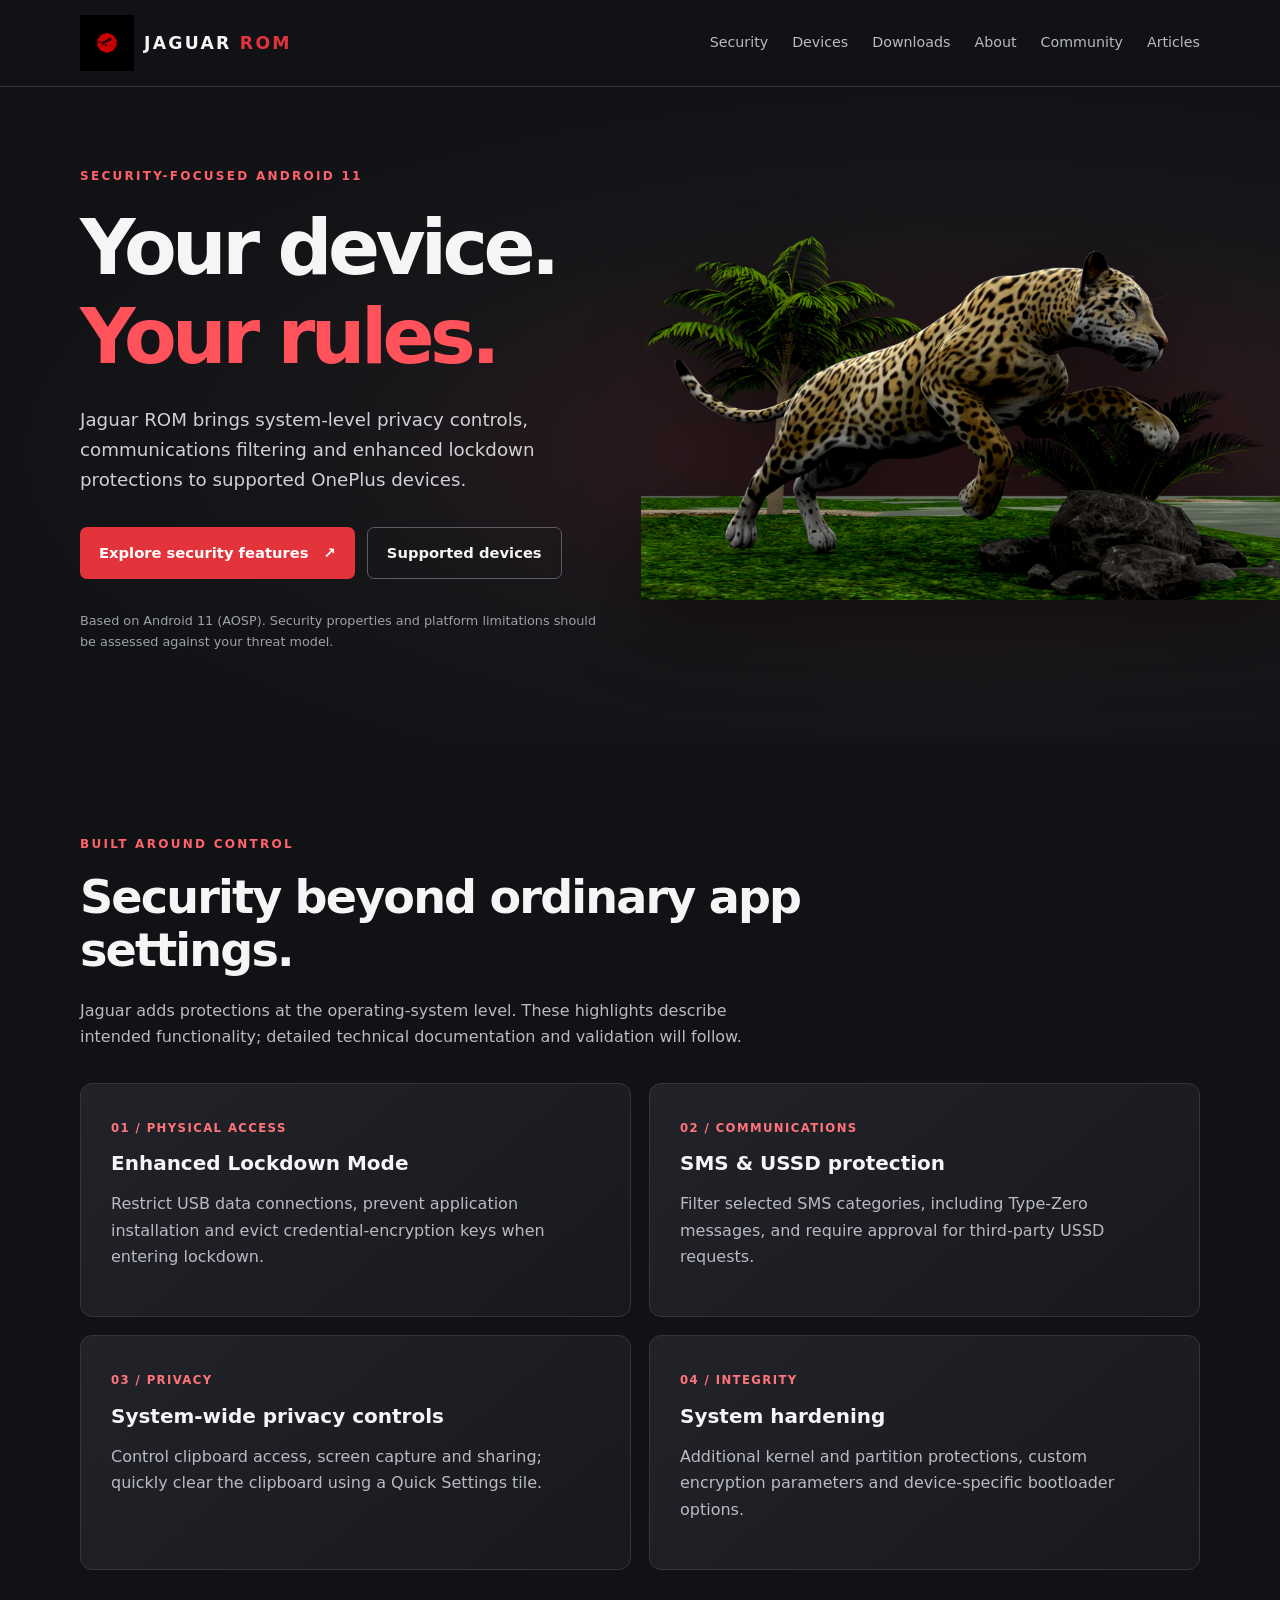
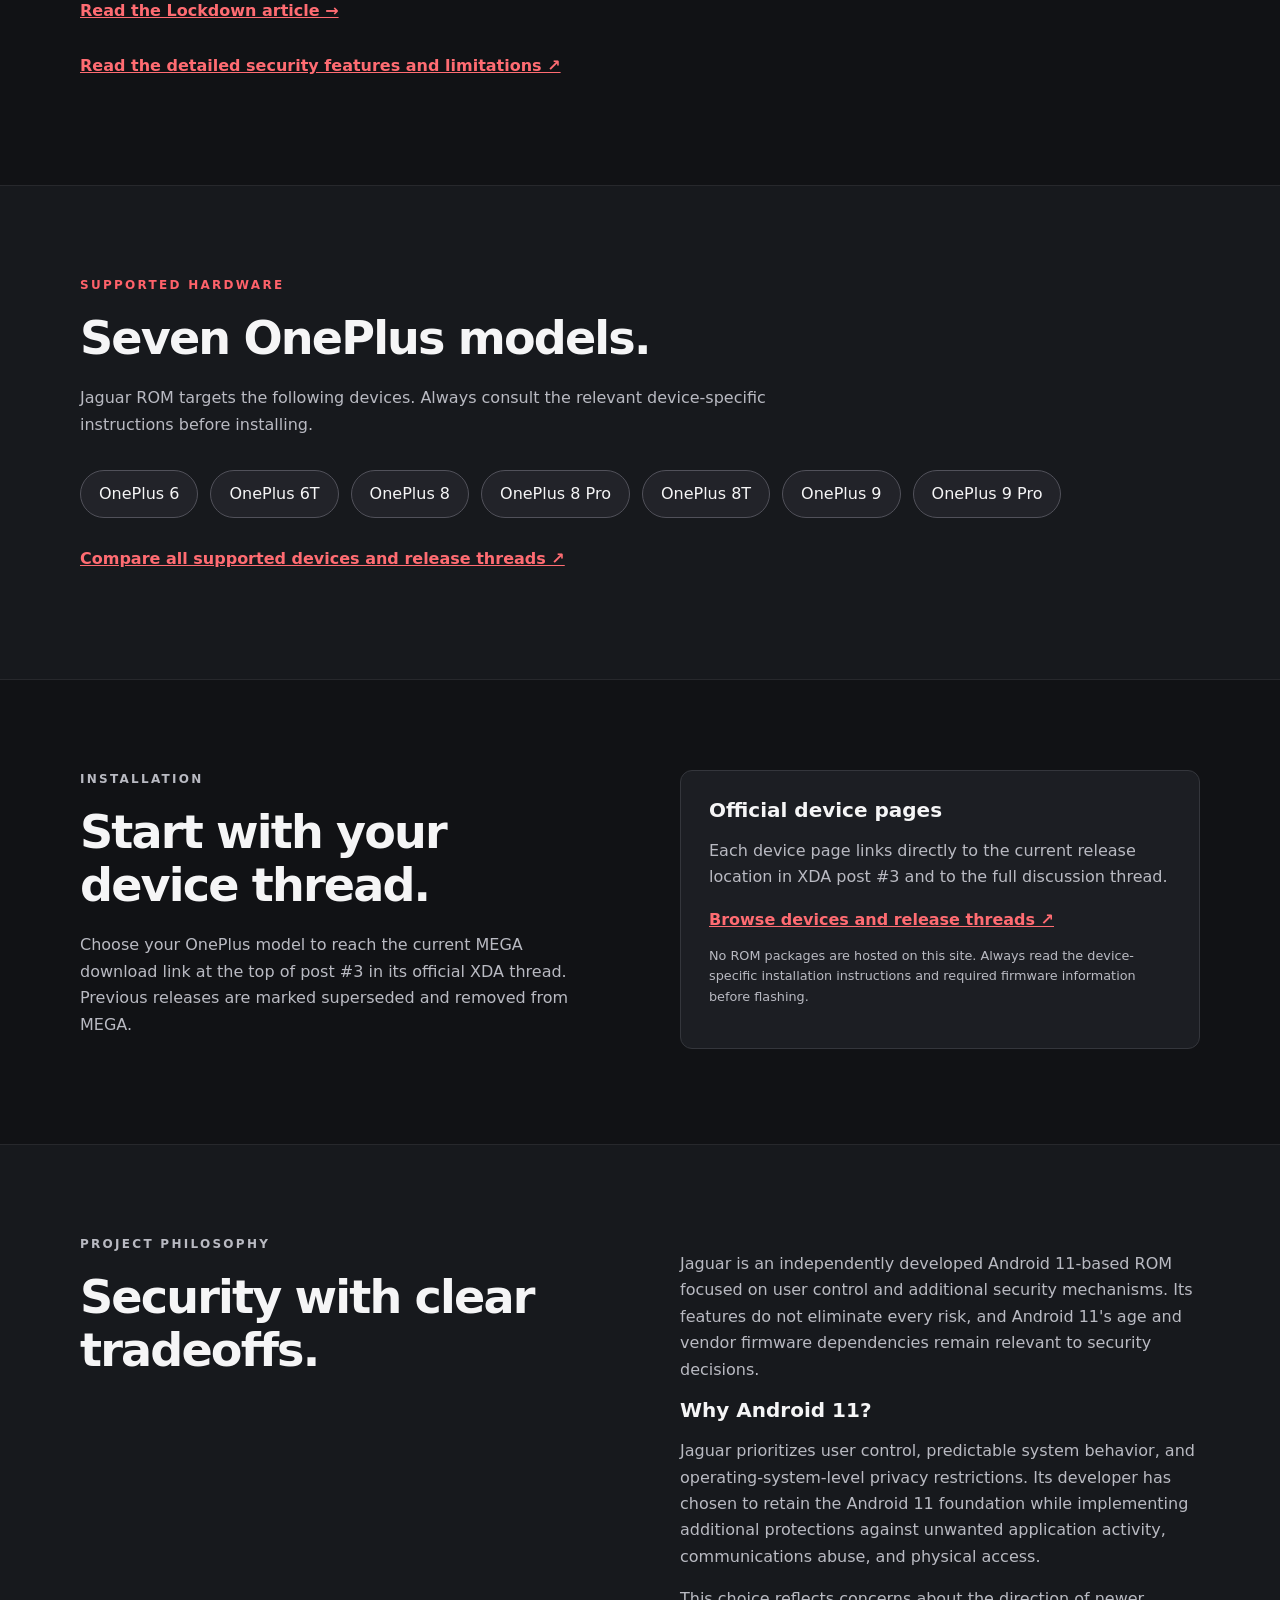
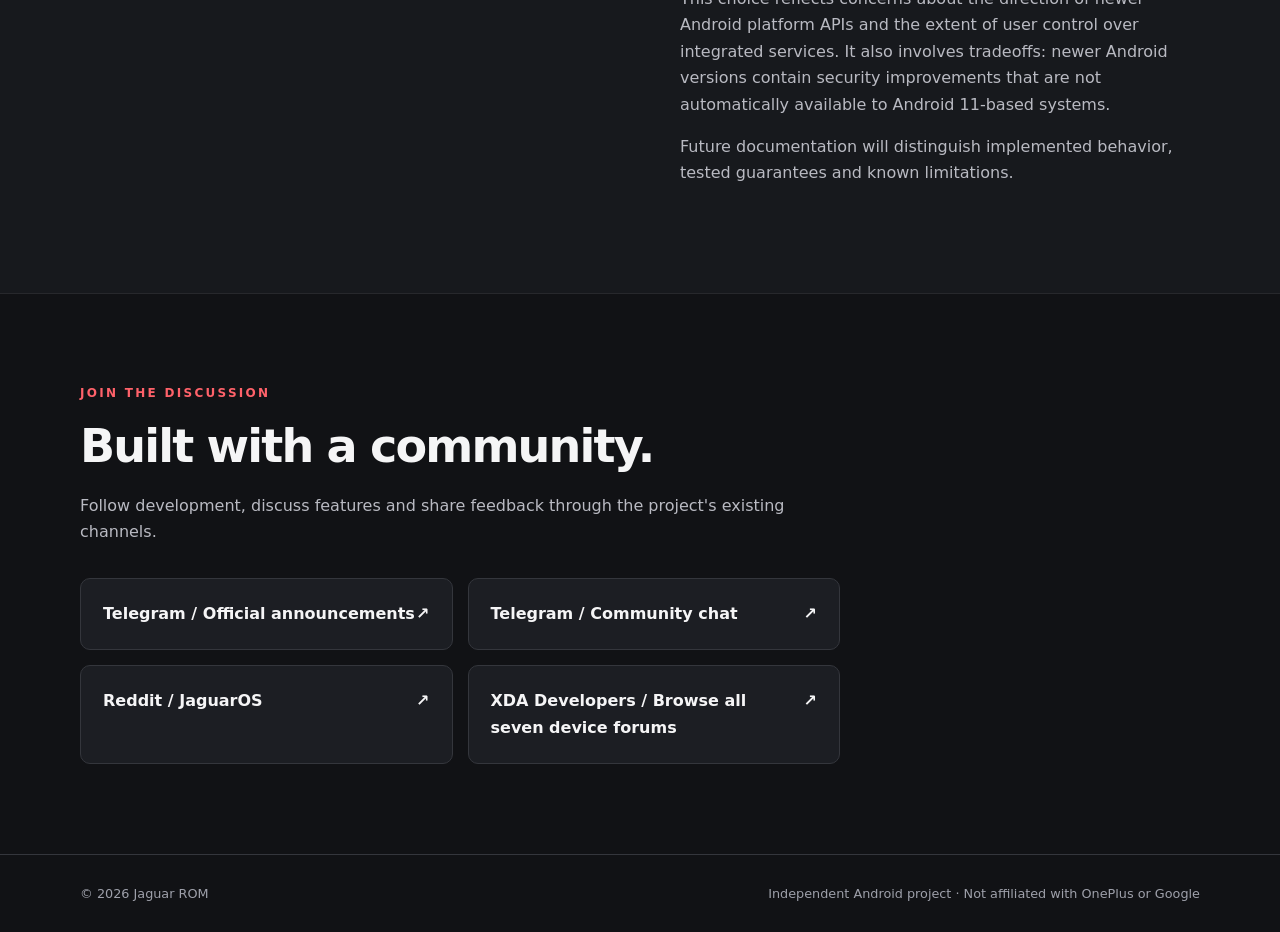
<file: index.html>
<!doctype html>
<html lang="en">
<head>
  <meta charset="utf-8">
  <meta name="viewport" content="width=device-width, initial-scale=1">
  <meta name="theme-color" content="#111215">
  <meta name="description" content="Jaguar ROM is a security-focused Android 11 custom ROM for OnePlus 6, 6T, 8, 8 Pro, 8T, 9 and 9 Pro, with enhanced lockdown, communications filtering and privacy controls.">
  <meta property="og:type" content="website">
  <meta property="og:title" content="Jaguar ROM | Your device. Your rules.">
  <meta property="og:description" content="Security-focused Android 11 for seven OnePlus devices. Explore lockdown, communications protection and privacy controls.">
  <meta property="og:image" content="https://optimumpr.github.io/jaguar-rom/assets/jaguar-color.png">
  <meta property="og:url" content="https://optimumpr.github.io/jaguar-rom/">
  <link rel="canonical" href="https://optimumpr.github.io/jaguar-rom/">
  <link rel="icon" type="image/png" href="assets/jaguar-logo.png">
  <link rel="stylesheet" href="assets/style.css">
  <title>Jaguar ROM | Security-Focused Android for OnePlus</title>
</head>
<body>
  <a class="skip-link" href="#main">Skip to content</a>
  <header class="site-header">
    <div class="wrap nav-bar">
      <a class="brand" href="#top" aria-label="Jaguar ROM home"><img src="assets/jaguar-logo.png" alt="" width="54" height="57"><span>JAGUAR <b>ROM</b></span></a>
      <nav aria-label="Main navigation">
        <a href="features/">Security</a><a href="devices/">Devices</a><a href="#downloads">Downloads</a><a href="#about">About</a><a href="#community">Community</a><a href="articles/">Articles</a>
      </nav>
    </div>
  </header>
  <main id="main">
    <section class="hero" id="top" aria-labelledby="hero-title">
      <div class="wrap hero-grid">
        <div class="hero-copy">
          <p class="eyebrow">SECURITY-FOCUSED ANDROID 11</p>
          <h1 id="hero-title">Your device.<br><em>Your rules.</em></h1>
          <p class="lead">Jaguar ROM brings system-level privacy controls, communications filtering and enhanced lockdown protections to supported OnePlus devices.</p>
          <div class="actions"><a class="button primary" href="features/">Explore security features <span aria-hidden="true">↗</span></a><a class="button secondary" href="#devices">Supported devices</a></div>
          <p class="fine">Based on Android 11 (AOSP). Security properties and platform limitations should be assessed against your threat model.</p>
        </div>
        <div class="hero-art"><img src="assets/jaguar-color.png" alt="Jaguar leaping through a tropical landscape, the artwork used in Jaguar ROM" width="1058" height="604"></div>
      </div>
    </section>
    <section class="section" id="features" aria-labelledby="features-title">
      <div class="wrap"><p class="eyebrow">BUILT AROUND CONTROL</p><h2 id="features-title">Security beyond ordinary app settings.</h2><p class="section-intro">Jaguar adds protections at the operating-system level. These highlights describe intended functionality; detailed technical documentation and validation will follow.</p>
        <div class="feature-grid">
          <article class="feature"><span class="feature-num">01 / PHYSICAL ACCESS</span><h3>Enhanced Lockdown Mode</h3><p>Restrict USB data connections, prevent application installation and evict credential-encryption keys when entering lockdown.</p></article>
          <article class="feature"><span class="feature-num">02 / COMMUNICATIONS</span><h3>SMS &amp; USSD protection</h3><p>Filter selected SMS categories, including Type-Zero messages, and require approval for third-party USSD requests.</p></article>
          <article class="feature"><span class="feature-num">03 / PRIVACY</span><h3>System-wide privacy controls</h3><p>Control clipboard access, screen capture and sharing; quickly clear the clipboard using a Quick Settings tile.</p></article>
          <article class="feature"><span class="feature-num">04 / INTEGRITY</span><h3>System hardening</h3><p>Additional kernel and partition protections, custom encryption parameters and device-specific bootloader options.</p></article>
        </div>
        <p class="feature-more"><a class="text-link" href="articles/enhanced-lockdown/">Read the Lockdown article →</a></p>
        <p class="feature-more"><a class="text-link" href="features/">Read the detailed security features and limitations ↗</a></p>
      </div>
    </section>
    <section class="section muted" id="devices" aria-labelledby="devices-title"><div class="wrap"><p class="eyebrow">SUPPORTED HARDWARE</p><h2 id="devices-title">Seven OnePlus models.</h2><p class="section-intro">Jaguar ROM targets the following devices. Always consult the relevant device-specific instructions before installing.</p><div class="device-list"><a href="devices/oneplus-6/">OnePlus 6</a><a href="devices/oneplus-6t/">OnePlus 6T</a><a href="devices/oneplus-8/">OnePlus 8</a><a href="devices/oneplus-8-pro/">OnePlus 8 Pro</a><a href="devices/oneplus-8t/">OnePlus 8T</a><a href="devices/oneplus-9/">OnePlus 9</a><a href="devices/oneplus-9-pro/">OnePlus 9 Pro</a></div><p class="feature-more"><a class="text-link" href="devices/">Compare all supported devices and release threads ↗</a></p></div></section>
    <section class="section" id="downloads" aria-labelledby="downloads-title"><div class="wrap split"><div><p class="eyebrow">INSTALLATION</p><h2 id="downloads-title">Start with your device thread.</h2><p>Choose your OnePlus model to reach the current MEGA download link at the top of post #3 in its official XDA thread. Previous releases are marked superseded and removed from MEGA.</p></div><div class="info-panel"><h3>Official device pages</h3><p>Each device page links directly to the current release location in XDA post #3 and to the full discussion thread.</p><a class="text-link" href="devices/">Browse devices and release threads ↗</a><p class="fine">No ROM packages are hosted on this site. Always read the device-specific installation instructions and required firmware information before flashing.</p></div></div></section>
    <section class="section muted" id="about" aria-labelledby="about-title"><div class="wrap split"><div><p class="eyebrow">PROJECT PHILOSOPHY</p><h2 id="about-title">Security with clear tradeoffs.</h2></div><div><p>Jaguar is an independently developed Android 11-based ROM focused on user control and additional security mechanisms. Its features do not eliminate every risk, and Android 11's age and vendor firmware dependencies remain relevant to security decisions.</p><h3>Why Android 11?</h3><p>Jaguar prioritizes user control, predictable system behavior, and operating-system-level privacy restrictions. Its developer has chosen to retain the Android 11 foundation while implementing additional protections against unwanted application activity, communications abuse, and physical access.</p><p>This choice reflects concerns about the direction of newer Android platform APIs and the extent of user control over integrated services. It also involves tradeoffs: newer Android versions contain security improvements that are not automatically available to Android 11-based systems.</p><p>Future documentation will distinguish implemented behavior, tested guarantees and known limitations.</p></div></div></section>
    <section class="section" id="community" aria-labelledby="community-title"><div class="wrap"><p class="eyebrow">JOIN THE DISCUSSION</p><h2 id="community-title">Built with a community.</h2><p class="section-intro">Follow development, discuss features and share feedback through the project's existing channels.</p><div class="community-links"><a href="https://t.me/jaguar_Rom_Official" rel="noopener noreferrer">Telegram / Official announcements <span aria-hidden="true">↗</span></a><a href="https://t.me/JaguarRom" rel="noopener noreferrer">Telegram / Community chat <span aria-hidden="true">↗</span></a><a href="https://www.reddit.com/r/JaguarOS/" rel="noopener noreferrer">Reddit / JaguarOS <span aria-hidden="true">↗</span></a><a href="devices/">XDA Developers / Browse all seven device forums <span aria-hidden="true">↗</span></a></div></div></section>
  </main>
  <footer><div class="wrap footer-row"><span>© <span id="year">2026</span> Jaguar ROM</span><span>Independent Android project · Not affiliated with OnePlus or Google</span></div></footer>
  <script src="assets/main.js" defer></script>
</body>
</html>
</file>
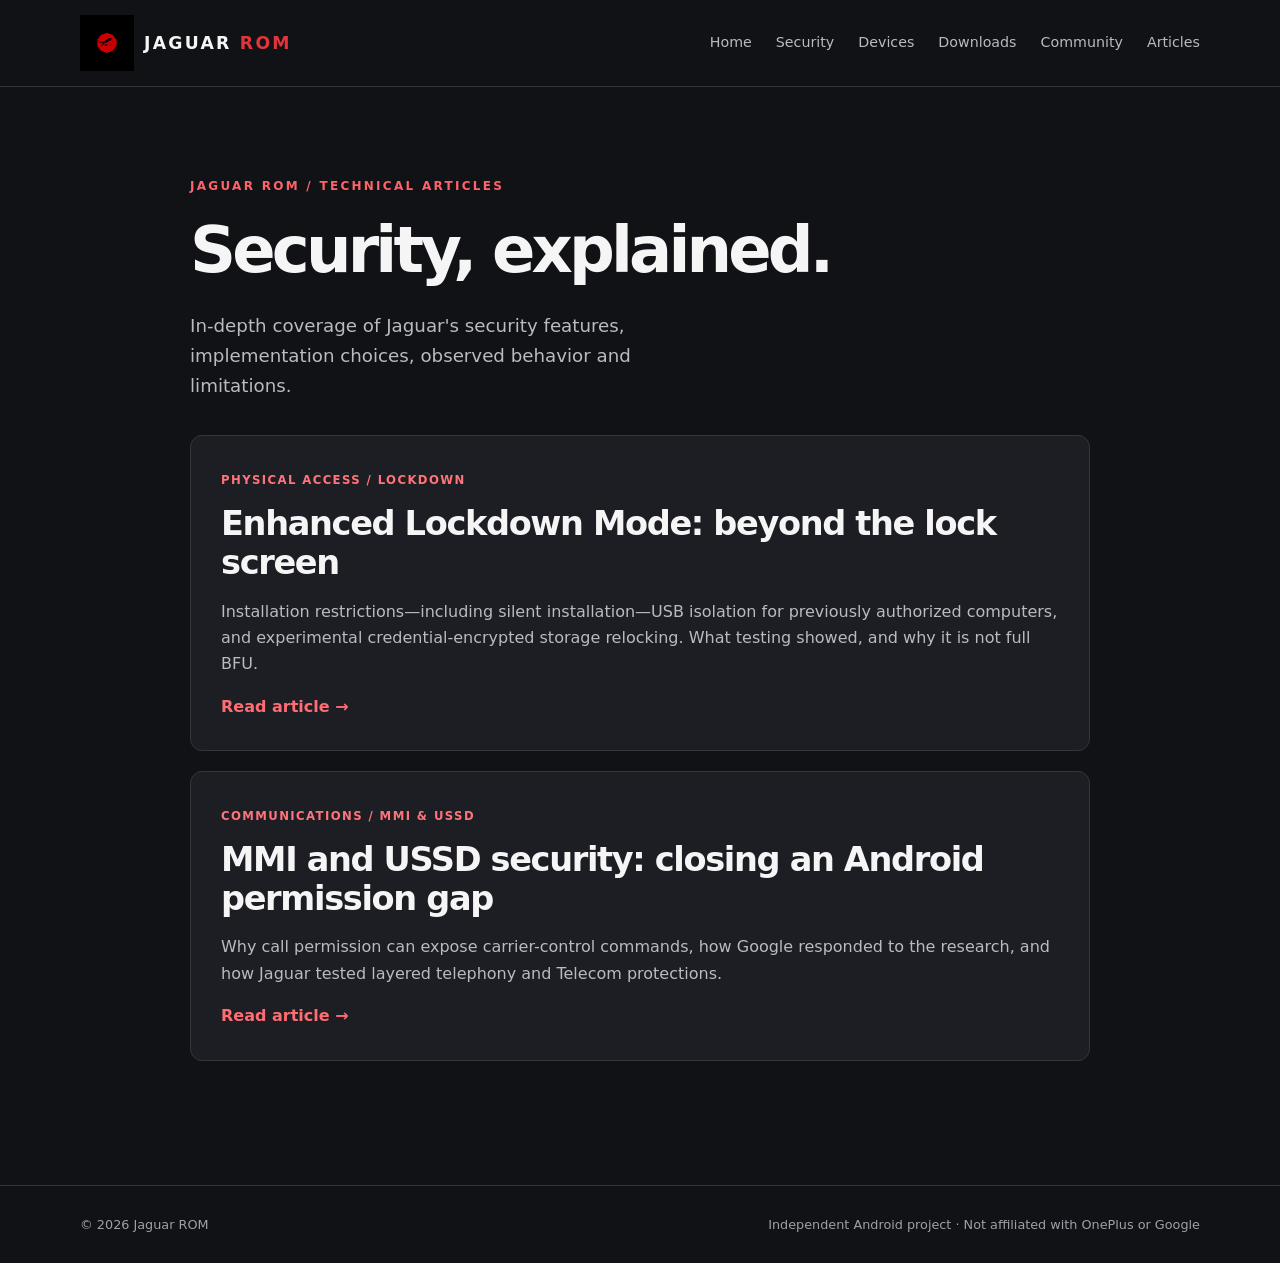
<file: articles/index.html>
<!doctype html><html lang="en"><head><meta charset="utf-8"><meta name="viewport" content="width=device-width,initial-scale=1"><meta name="theme-color" content="#111215"><title>Articles | Jaguar ROM</title><meta name="description" content="Technical articles about Jaguar ROM's Android security protections, testing and limitations."><link rel="canonical" href="https://optimumpr.github.io/jaguar-rom/articles/"><meta property="og:type" content="website"><meta property="og:title" content="Jaguar ROM | Articles"><meta property="og:description" content="Detailed security explanations, testing and limitations from Jaguar ROM."><meta property="og:url" content="https://optimumpr.github.io/jaguar-rom/articles/"><meta property="og:image" content="https://optimumpr.github.io/jaguar-rom/assets/jaguar-color.png"><link rel="icon" href="../assets/jaguar-logo.png"><link rel="stylesheet" href="../assets/style.css"></head><body><a class="skip-link" href="#main">Skip to content</a><header class="site-header"><div class="wrap nav-bar"><a class="brand" href="../" aria-label="Jaguar ROM home"><img src="../assets/jaguar-logo.png" alt="" width="54" height="57"><span>JAGUAR <b>ROM</b></span></a><nav aria-label="Main navigation"><a href="../">Home</a><a href="../features/">Security</a><a href="../devices/">Devices</a><a href="../#downloads">Downloads</a><a href="../#community">Community</a><a href="./" aria-current="page">Articles</a></nav></div></header><main id="main"><section class="section"><div class="wrap detail-wrap"><p class="eyebrow">JAGUAR ROM / TECHNICAL ARTICLES</p><h1 class="detail-title">Security, explained.</h1><p class="lead">In-depth coverage of Jaguar's security features, implementation choices, observed behavior and limitations.</p><div class="article-card-grid"><a class="article-card" href="enhanced-lockdown/"><span class="feature-num">PHYSICAL ACCESS / LOCKDOWN</span><h2>Enhanced Lockdown Mode: beyond the lock screen</h2><p>Installation restrictions—including silent installation—USB isolation for previously authorized computers, and experimental credential-encrypted storage relocking. What testing showed, and why it is not full BFU.</p><span class="text-link">Read article →</span></a><a class="article-card" href="mmi-ussd-security/"><span class="feature-num">COMMUNICATIONS / MMI &amp; USSD</span><h2>MMI and USSD security: closing an Android permission gap</h2><p>Why call permission can expose carrier-control commands, how Google responded to the research, and how Jaguar tested layered telephony and Telecom protections.</p><span class="text-link">Read article →</span></a></div></div></section></main><footer><div class="wrap footer-row"><span>© 2026 Jaguar ROM</span><span>Independent Android project · Not affiliated with OnePlus or Google</span></div></footer></body></html>
</file>
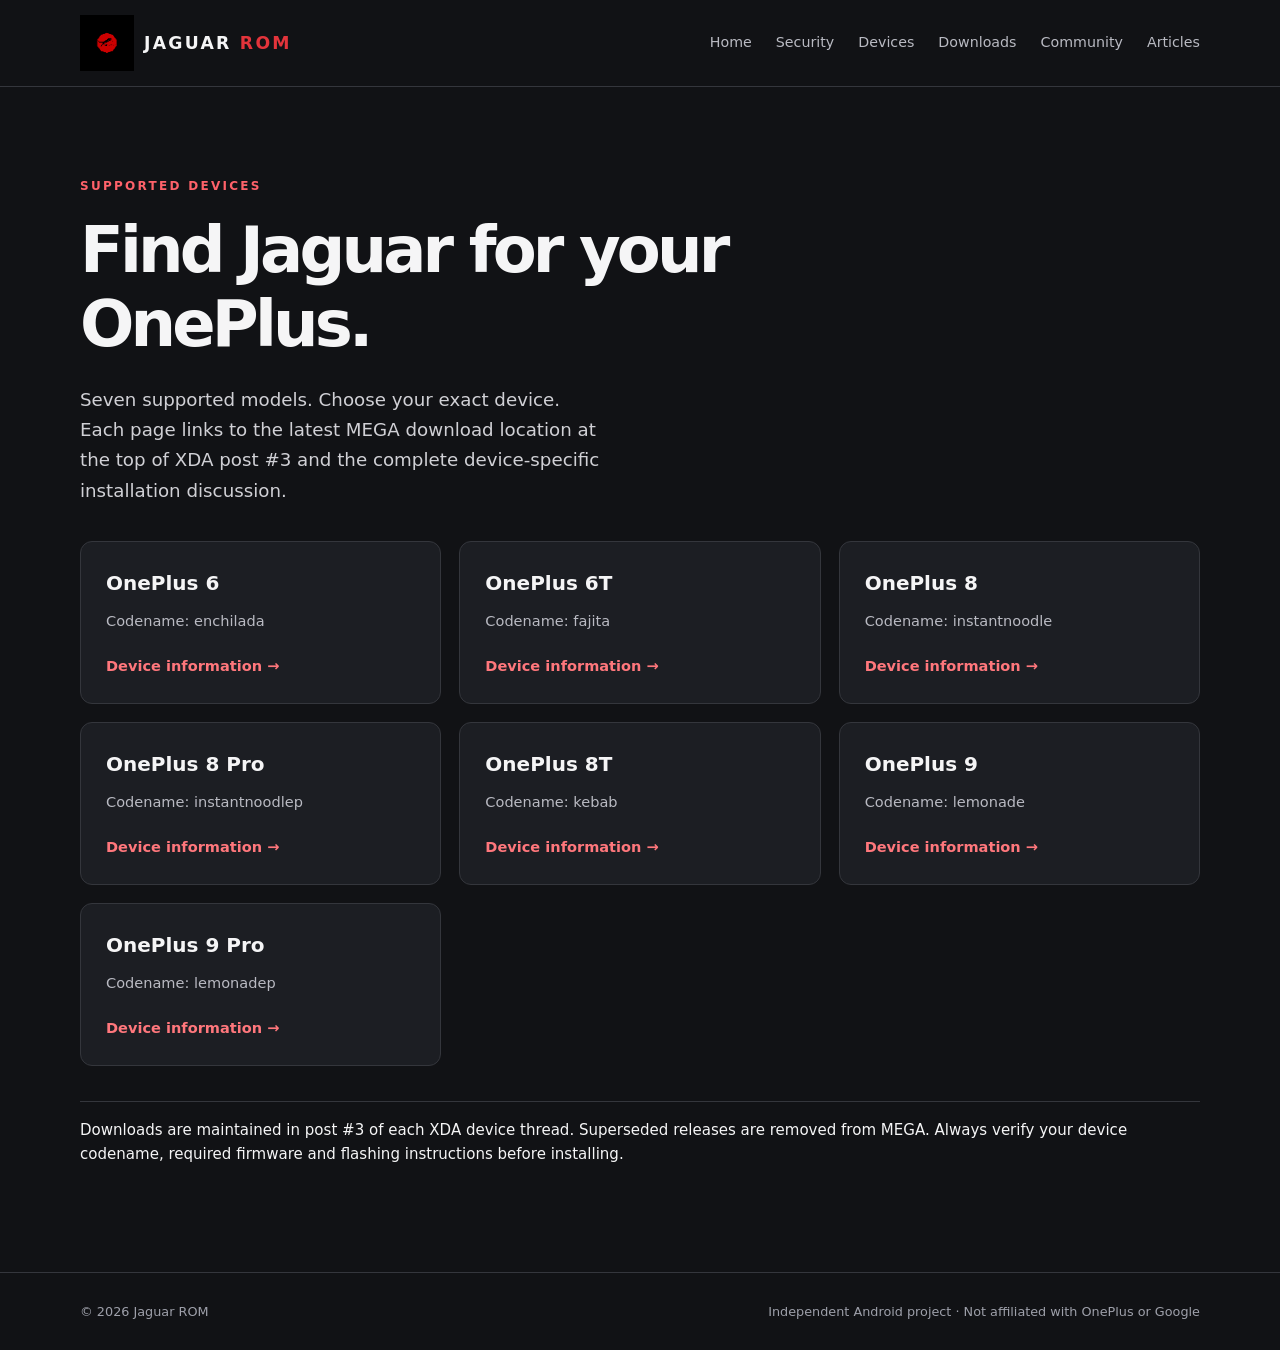
<file: devices/index.html>
<!doctype html><html lang="en"><head><meta charset="utf-8"><meta name="viewport" content="width=device-width,initial-scale=1"><meta name="theme-color" content="#111215"><title>Jaguar ROM for OnePlus | Supported Devices &amp; XDA Downloads</title><meta name="description" content="Find Jaguar ROM Android 11 device pages and official XDA release threads for OnePlus 6, 6T, 8, 8 Pro, 8T, 9 and 9 Pro."><link rel="canonical" href="https://optimumpr.github.io/jaguar-rom/devices/"><meta property="og:type" content="website"><meta property="og:title" content="Jaguar ROM for OnePlus | Supported Devices &amp; XDA Downloads"><meta property="og:description" content="Find Jaguar ROM Android 11 device pages and official XDA release threads for OnePlus 6, 6T, 8, 8 Pro, 8T, 9 and 9 Pro."><meta property="og:url" content="https://optimumpr.github.io/jaguar-rom/devices/"><meta property="og:image" content="https://optimumpr.github.io/jaguar-rom/assets/jaguar-color.png"><link rel="icon" href="../assets/jaguar-logo.png"><link rel="stylesheet" href="../assets/style.css"></head><body><a class="skip-link" href="#main">Skip to content</a><header class="site-header"><div class="wrap nav-bar"><a class="brand" href="../" aria-label="Jaguar ROM home"><img src="../assets/jaguar-logo.png" alt="" width="54" height="57"><span>JAGUAR <b>ROM</b></span></a><nav aria-label="Main navigation"><a href="../">Home</a><a href="../features/">Security</a><a href="../devices/">Devices</a><a href="../#downloads">Downloads</a><a href="../#community">Community</a><a href="../articles/">Articles</a></nav></div></header><main id="main"><section class="section"><div class="wrap"><p class="eyebrow">SUPPORTED DEVICES</p><h1 class="detail-title">Find Jaguar for your OnePlus.</h1><p class="lead">Seven supported models. Choose your exact device. Each page links to the latest MEGA download location at the top of XDA post #3 and the complete device-specific installation discussion.</p><div class="device-card-grid"><a class="device-card" href="oneplus-6/"><strong>OnePlus 6</strong><span>Codename: enchilada</span><span class="device-card-action">Device information →</span></a>
<a class="device-card" href="oneplus-6t/"><strong>OnePlus 6T</strong><span>Codename: fajita</span><span class="device-card-action">Device information →</span></a>
<a class="device-card" href="oneplus-8/"><strong>OnePlus 8</strong><span>Codename: instantnoodle</span><span class="device-card-action">Device information →</span></a>
<a class="device-card" href="oneplus-8-pro/"><strong>OnePlus 8 Pro</strong><span>Codename: instantnoodlep</span><span class="device-card-action">Device information →</span></a>
<a class="device-card" href="oneplus-8t/"><strong>OnePlus 8T</strong><span>Codename: kebab</span><span class="device-card-action">Device information →</span></a>
<a class="device-card" href="oneplus-9/"><strong>OnePlus 9</strong><span>Codename: lemonade</span><span class="device-card-action">Device information →</span></a>
<a class="device-card" href="oneplus-9-pro/"><strong>OnePlus 9 Pro</strong><span>Codename: lemonadep</span><span class="device-card-action">Device information →</span></a></div><p class="detail-note">Downloads are maintained in post #3 of each XDA device thread. Superseded releases are removed from MEGA. Always verify your device codename, required firmware and flashing instructions before installing.</p></div></section></main><footer><div class="wrap footer-row"><span>© 2026 Jaguar ROM</span><span>Independent Android project · Not affiliated with OnePlus or Google</span></div></footer></body></html>
</file>
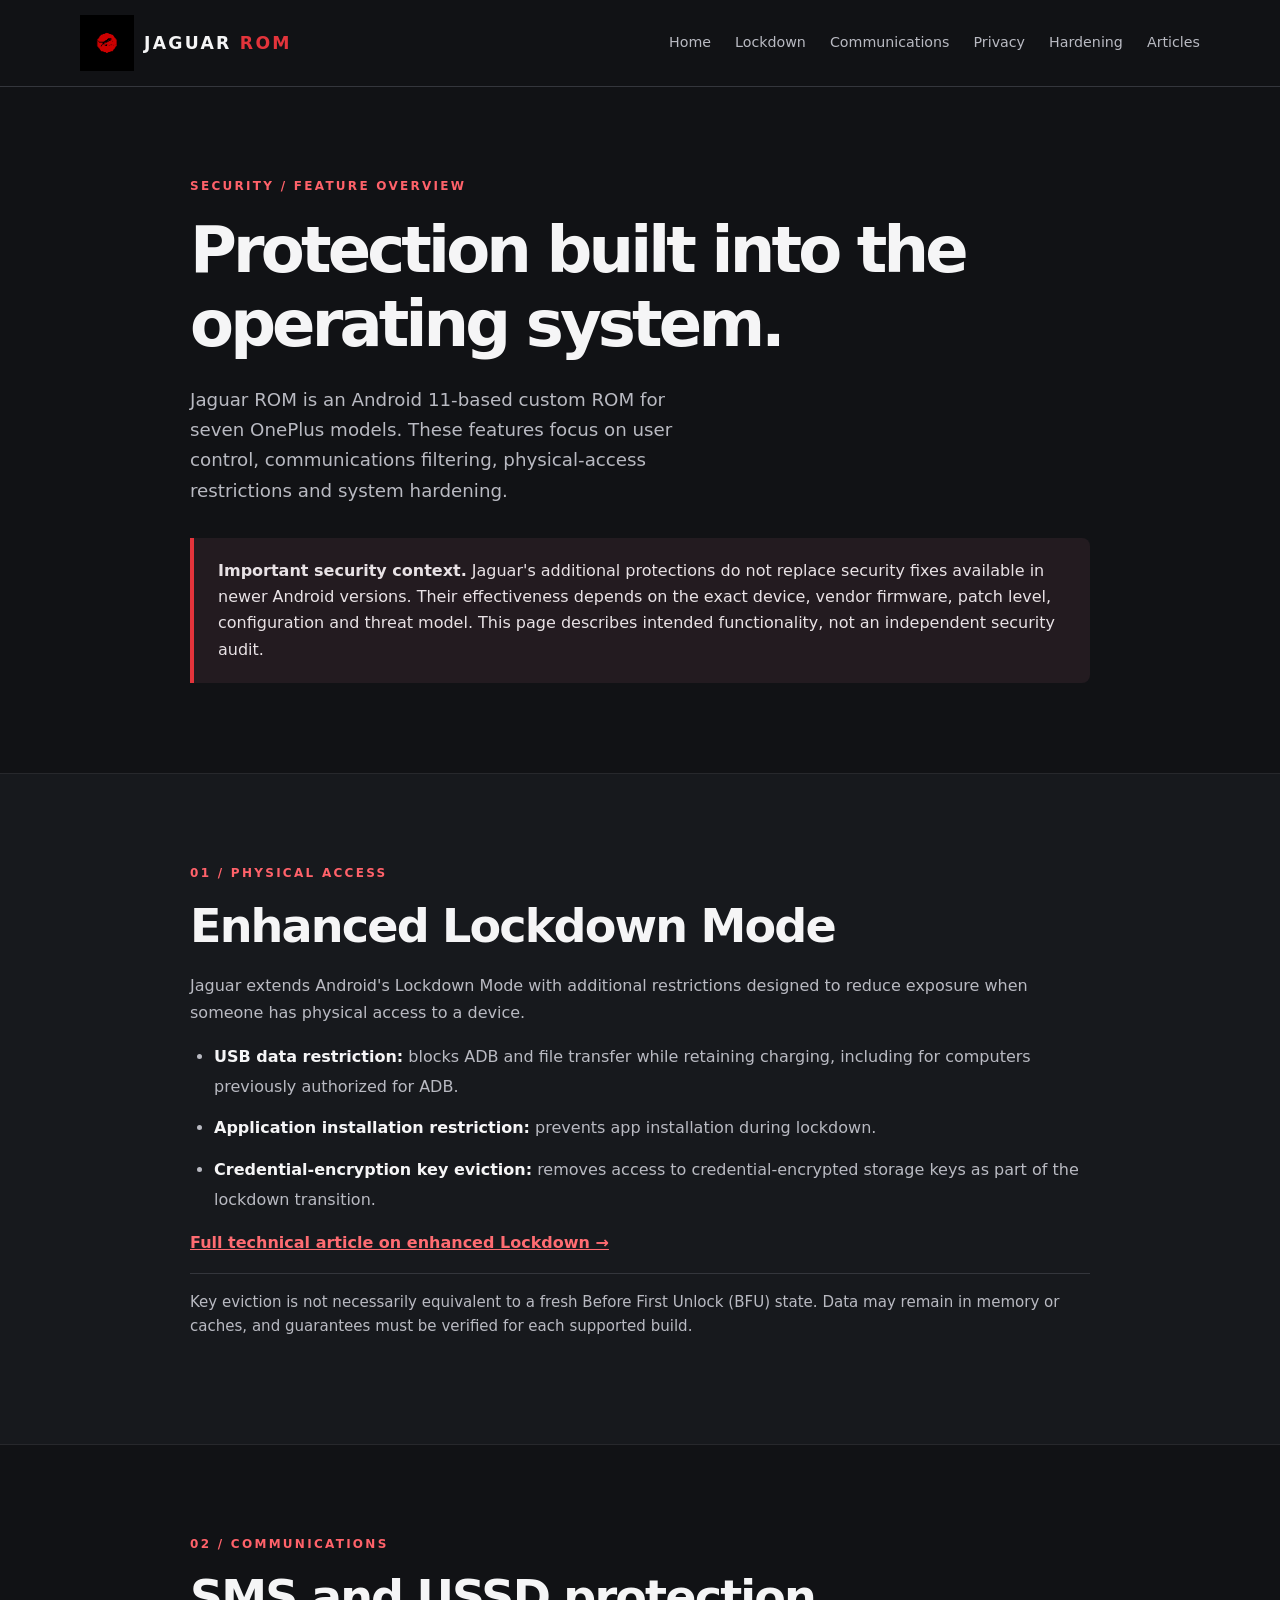
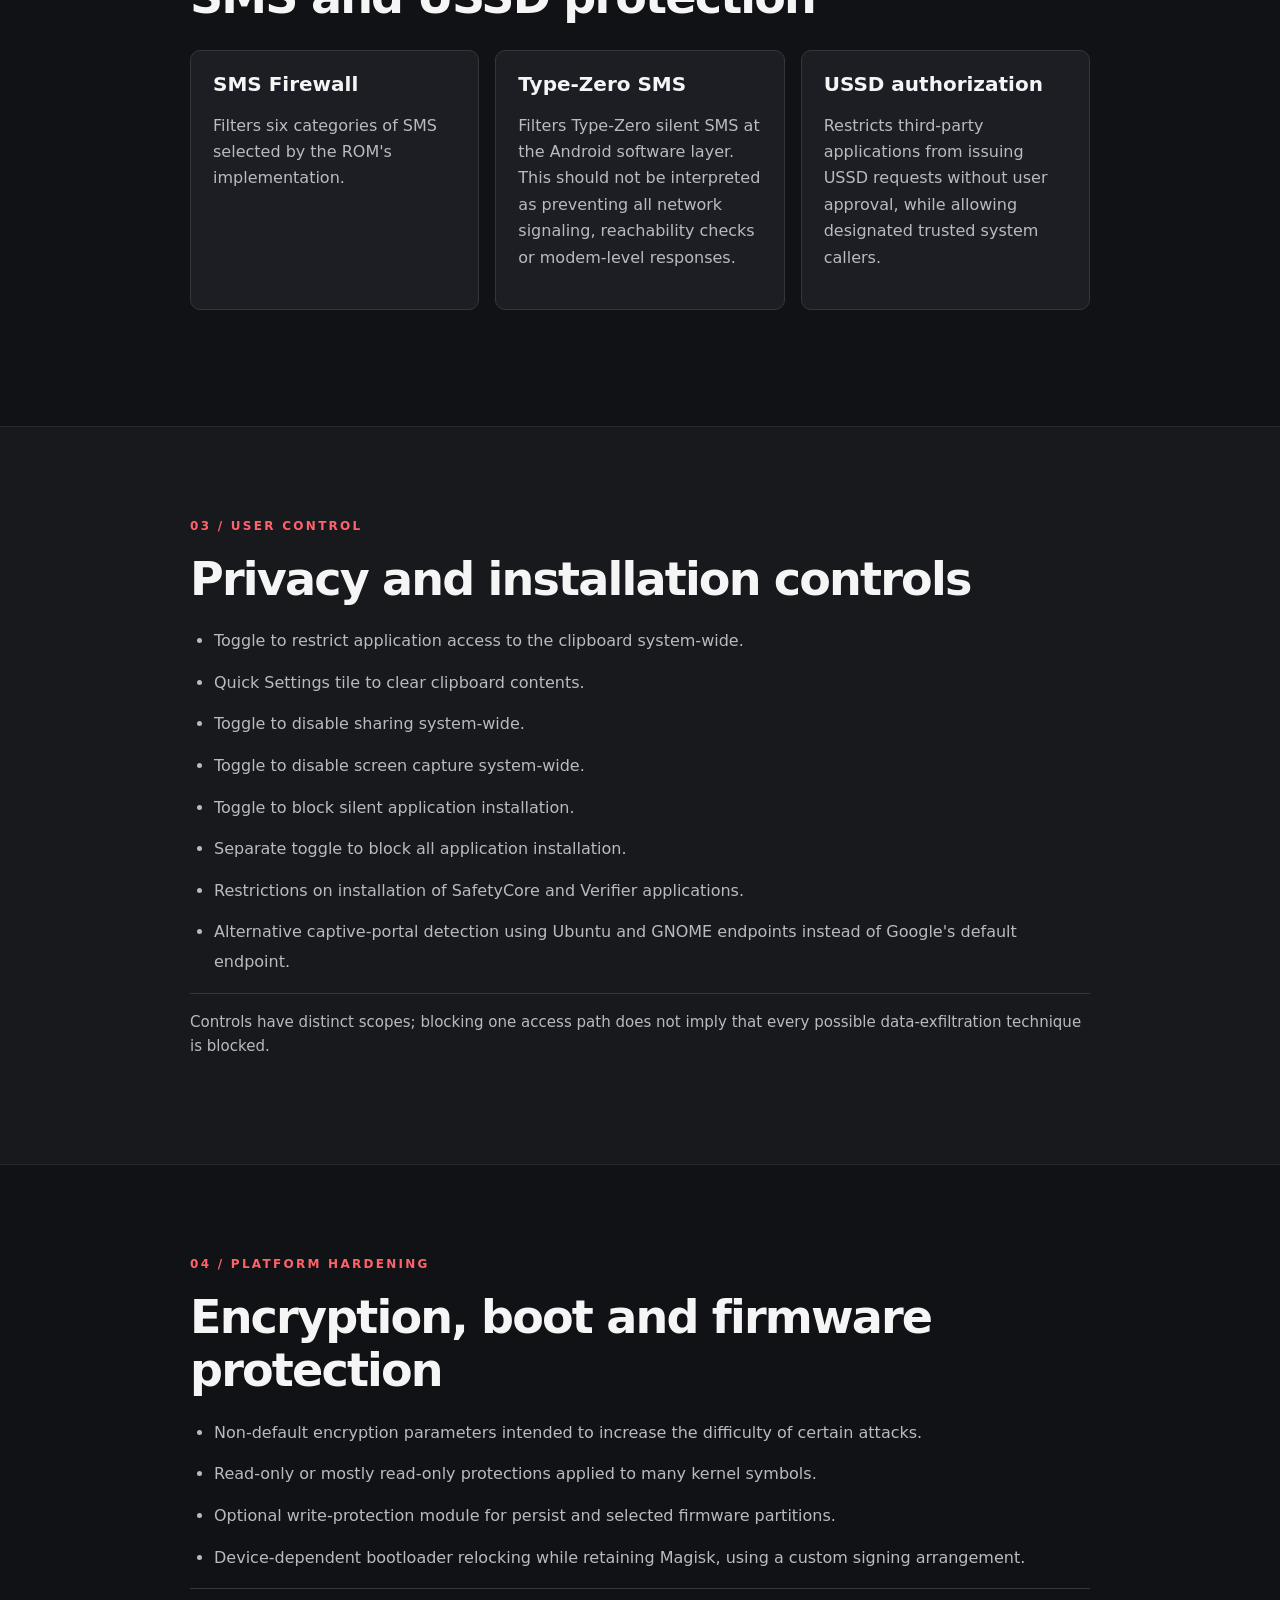
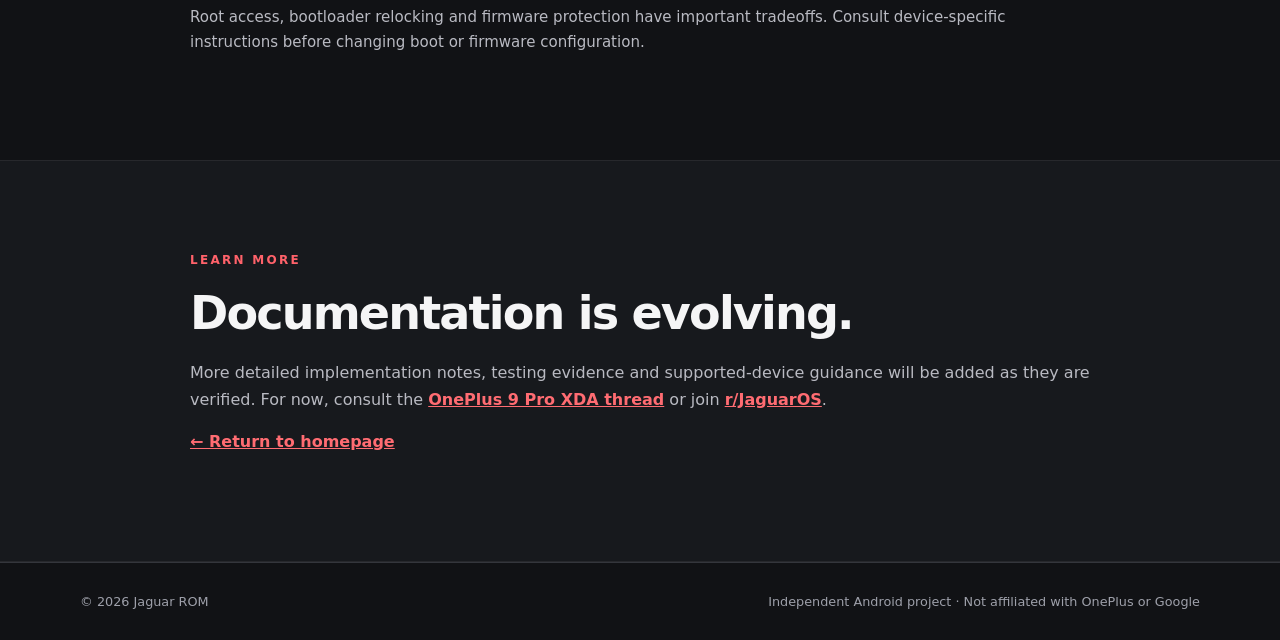
<file: features/index.html>
<!doctype html>
<html lang="en">
<head>
<meta charset="utf-8">
<meta name="viewport" content="width=device-width, initial-scale=1">
<meta name="theme-color" content="#111215">
<title>Jaguar ROM Security Features | Lockdown, SMS, USSD & Privacy</title>
<meta name="description" content="Explore Jaguar ROM security features for OnePlus: enhanced Lockdown Mode, silent SMS and USSD filtering, privacy controls, encryption and system hardening.">
<link rel="canonical" href="https://optimumpr.github.io/jaguar-rom/features/">
<meta property="og:type" content="website">
<meta property="og:title" content="Jaguar ROM | Security Features">
<meta property="og:description" content="Explore Jaguar ROM's Android 11 lockdown, communications protection, privacy controls and system hardening.">
<meta property="og:url" content="https://optimumpr.github.io/jaguar-rom/features/">
<meta property="og:image" content="https://optimumpr.github.io/jaguar-rom/assets/jaguar-color.png">
<link rel="icon" type="image/png" href="../assets/jaguar-logo.png">
<link rel="stylesheet" href="../assets/style.css">
</head>
<body>
<a class="skip-link" href="#main">Skip to content</a>
<header class="site-header"><div class="wrap nav-bar">
<a class="brand" href="../" aria-label="Jaguar ROM home"><img src="../assets/jaguar-logo.png" alt="" width="54" height="57"><span>JAGUAR <b>ROM</b></span></a>
<nav aria-label="Main navigation"><a href="../">Home</a><a href="#lockdown">Lockdown</a><a href="#communications">Communications</a><a href="#privacy">Privacy</a><a href="#hardening">Hardening</a><a href="../articles/">Articles</a></nav>
</div></header>
<main id="main">
<section class="section"><div class="wrap detail-wrap">
<p class="eyebrow">SECURITY / FEATURE OVERVIEW</p>
<h1 class="detail-title">Protection built into the operating system.</h1>
<p class="lead">Jaguar ROM is an Android 11-based custom ROM for seven OnePlus models. These features focus on user control, communications filtering, physical-access restrictions and system hardening.</p>
<div class="notice"><strong>Important security context.</strong> Jaguar's additional protections do not replace security fixes available in newer Android versions. Their effectiveness depends on the exact device, vendor firmware, patch level, configuration and threat model. This page describes intended functionality, not an independent security audit.</div>
</div></section>
<section class="section muted" id="lockdown"><div class="wrap detail-wrap">
<p class="eyebrow">01 / PHYSICAL ACCESS</p><h2>Enhanced Lockdown Mode</h2>
<p>Jaguar extends Android's Lockdown Mode with additional restrictions designed to reduce exposure when someone has physical access to a device.</p>
<ul class="detail-list">
<li><strong>USB data restriction:</strong> blocks ADB and file transfer while retaining charging, including for computers previously authorized for ADB.</li>
<li><strong>Application installation restriction:</strong> prevents app installation during lockdown.</li>
<li><strong>Credential-encryption key eviction:</strong> removes access to credential-encrypted storage keys as part of the lockdown transition.</li>
</ul>
<p><a class="text-link" href="../articles/enhanced-lockdown/">Full technical article on enhanced Lockdown →</a></p>
<p class="detail-note">Key eviction is not necessarily equivalent to a fresh Before First Unlock (BFU) state. Data may remain in memory or caches, and guarantees must be verified for each supported build.</p>
</div></section>
<section class="section" id="communications"><div class="wrap detail-wrap">
<p class="eyebrow">02 / COMMUNICATIONS</p><h2>SMS and USSD protection</h2>
<div class="detail-cards">
<article><h3>SMS Firewall</h3><p>Filters six categories of SMS selected by the ROM's implementation.</p></article>
<article><h3>Type-Zero SMS</h3><p>Filters Type-Zero silent SMS at the Android software layer. This should not be interpreted as preventing all network signaling, reachability checks or modem-level responses.</p></article>
<article><h3>USSD authorization</h3><p>Restricts third-party applications from issuing USSD requests without user approval, while allowing designated trusted system callers.</p></article>
</div>
</div></section>
<section class="section muted" id="privacy"><div class="wrap detail-wrap">
<p class="eyebrow">03 / USER CONTROL</p><h2>Privacy and installation controls</h2>
<ul class="detail-list">
<li>Toggle to restrict application access to the clipboard system-wide.</li>
<li>Quick Settings tile to clear clipboard contents.</li>
<li>Toggle to disable sharing system-wide.</li>
<li>Toggle to disable screen capture system-wide.</li>
<li>Toggle to block silent application installation.</li>
<li>Separate toggle to block all application installation.</li>
<li>Restrictions on installation of SafetyCore and Verifier applications.</li>
<li>Alternative captive-portal detection using Ubuntu and GNOME endpoints instead of Google's default endpoint.</li>
</ul>
<p class="detail-note">Controls have distinct scopes; blocking one access path does not imply that every possible data-exfiltration technique is blocked.</p>
</div></section>
<section class="section" id="hardening"><div class="wrap detail-wrap">
<p class="eyebrow">04 / PLATFORM HARDENING</p><h2>Encryption, boot and firmware protection</h2>
<ul class="detail-list">
<li>Non-default encryption parameters intended to increase the difficulty of certain attacks.</li>
<li>Read-only or mostly read-only protections applied to many kernel symbols.</li>
<li>Optional write-protection module for persist and selected firmware partitions.</li>
<li>Device-dependent bootloader relocking while retaining Magisk, using a custom signing arrangement.</li>
</ul>
<p class="detail-note">Root access, bootloader relocking and firmware protection have important tradeoffs. Consult device-specific instructions before changing boot or firmware configuration.</p>
</div></section>
<section class="section muted"><div class="wrap detail-wrap">
<p class="eyebrow">LEARN MORE</p><h2>Documentation is evolving.</h2>
<p>More detailed implementation notes, testing evidence and supported-device guidance will be added as they are verified. For now, consult the <a class="text-link" href="https://xdaforums.com/t/rom-11-jaguar-oneplus-9-pro-official-v73-updated-october-12-2026.4394057/">OnePlus 9 Pro XDA thread</a> or join <a class="text-link" href="https://www.reddit.com/r/JaguarOS/">r/JaguarOS</a>.</p>
<p><a class="text-link" href="../">← Return to homepage</a></p>
</div></section>
</main>
<footer><div class="wrap footer-row"><span>© <span id="year">2026</span> Jaguar ROM</span><span>Independent Android project · Not affiliated with OnePlus or Google</span></div></footer>
<script src="../assets/main.js" defer></script>
</body></html>
</file>
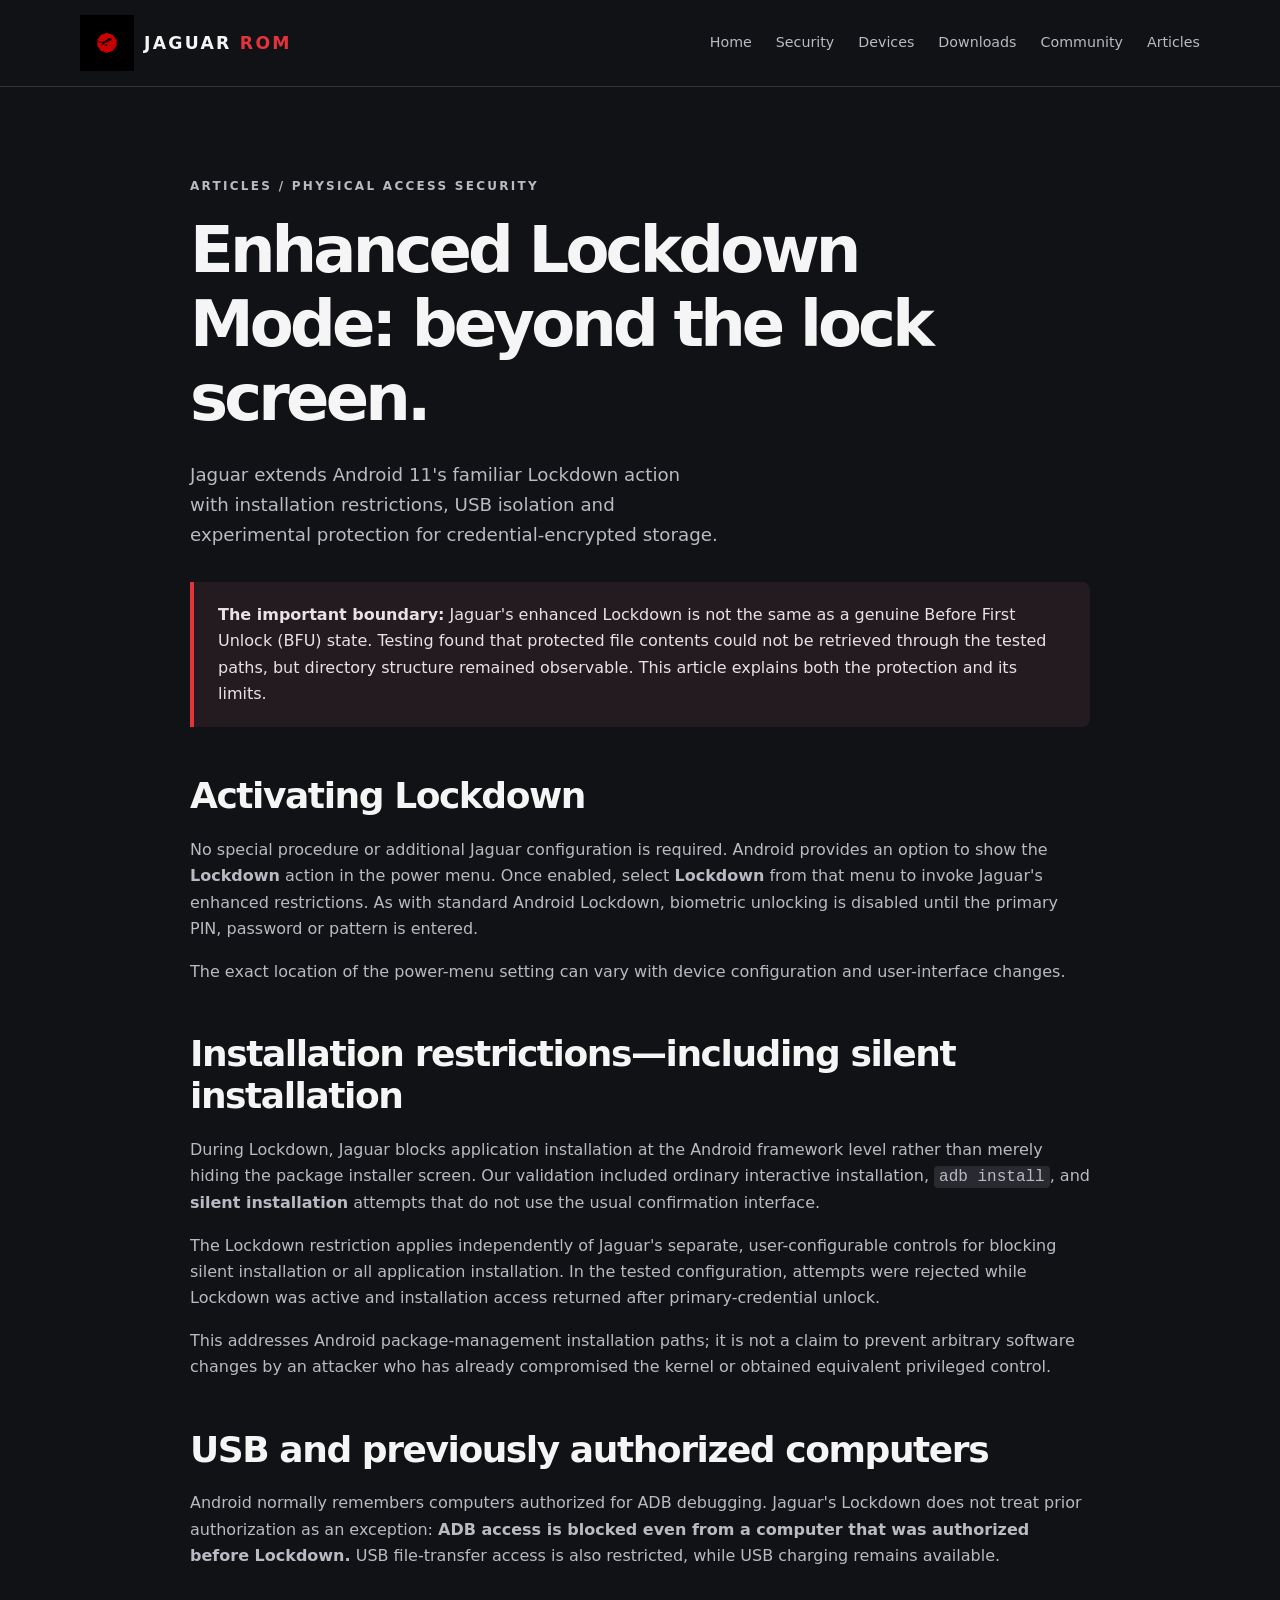
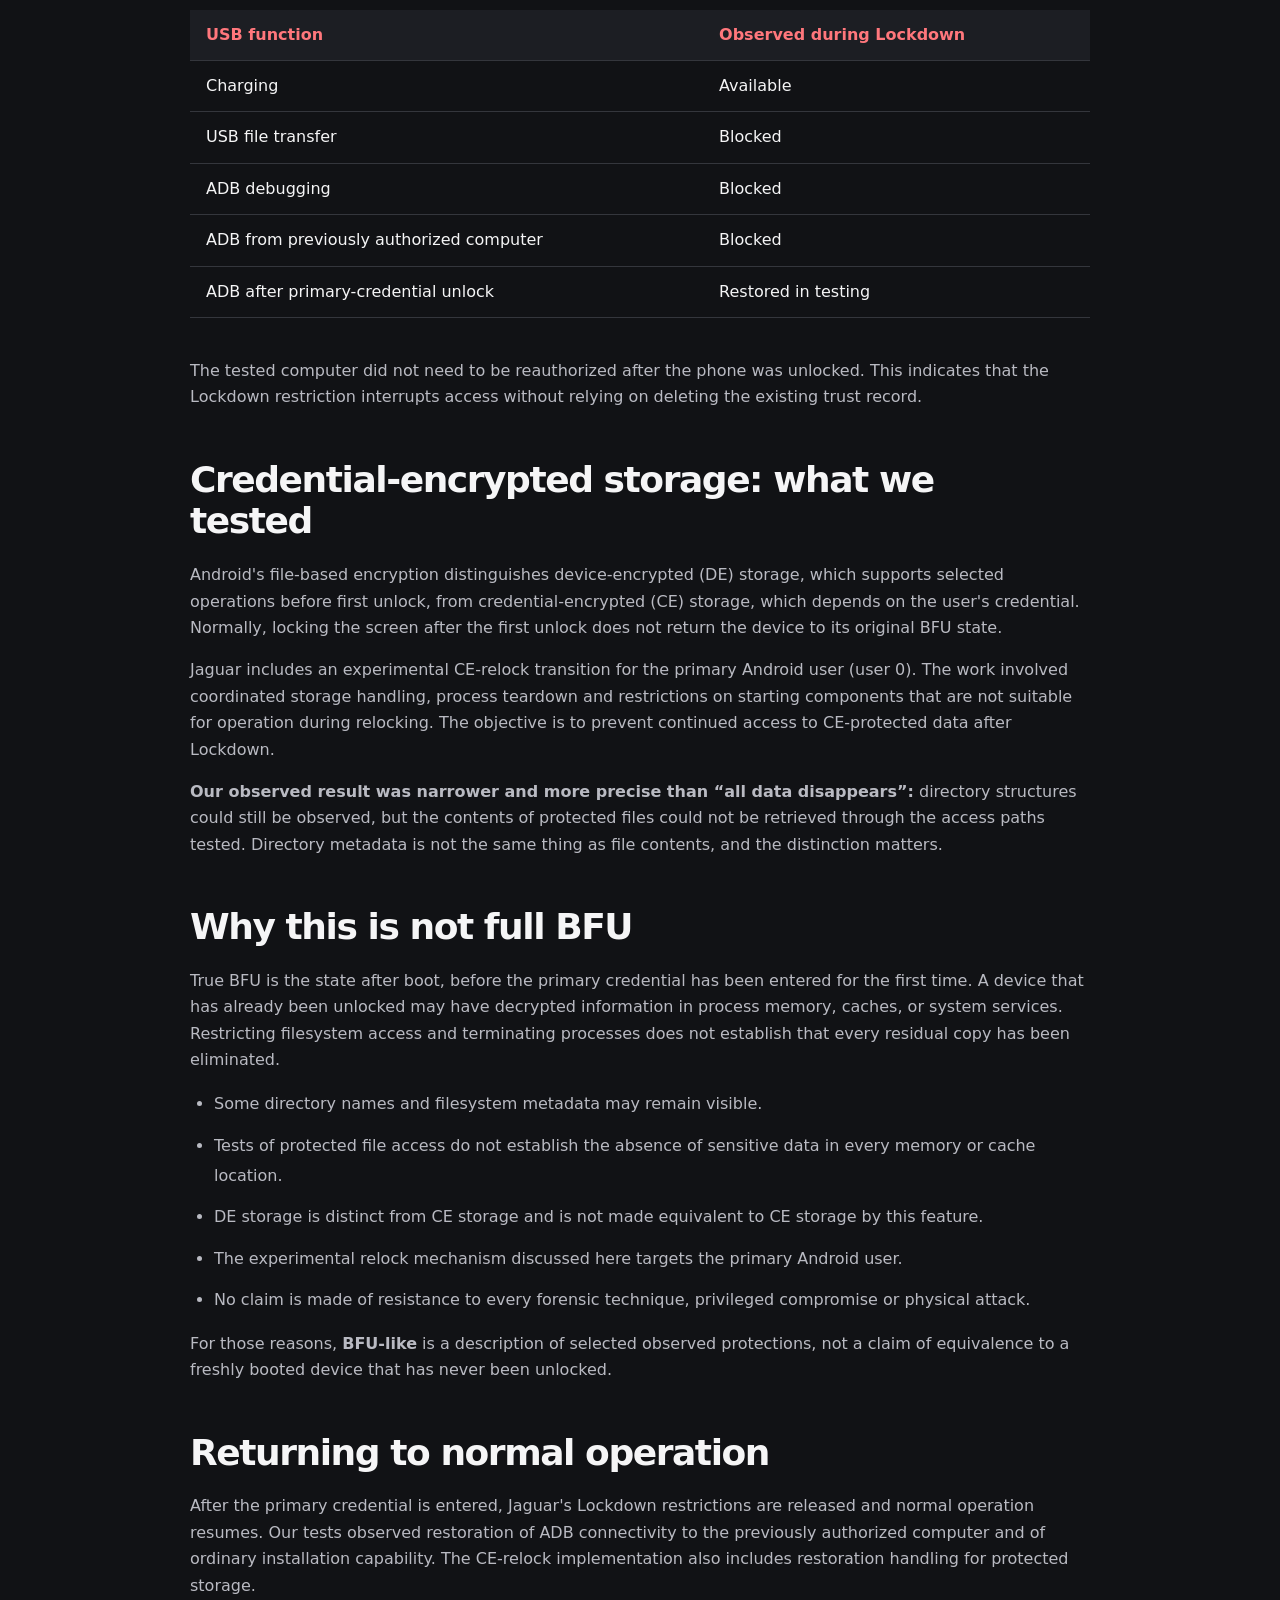
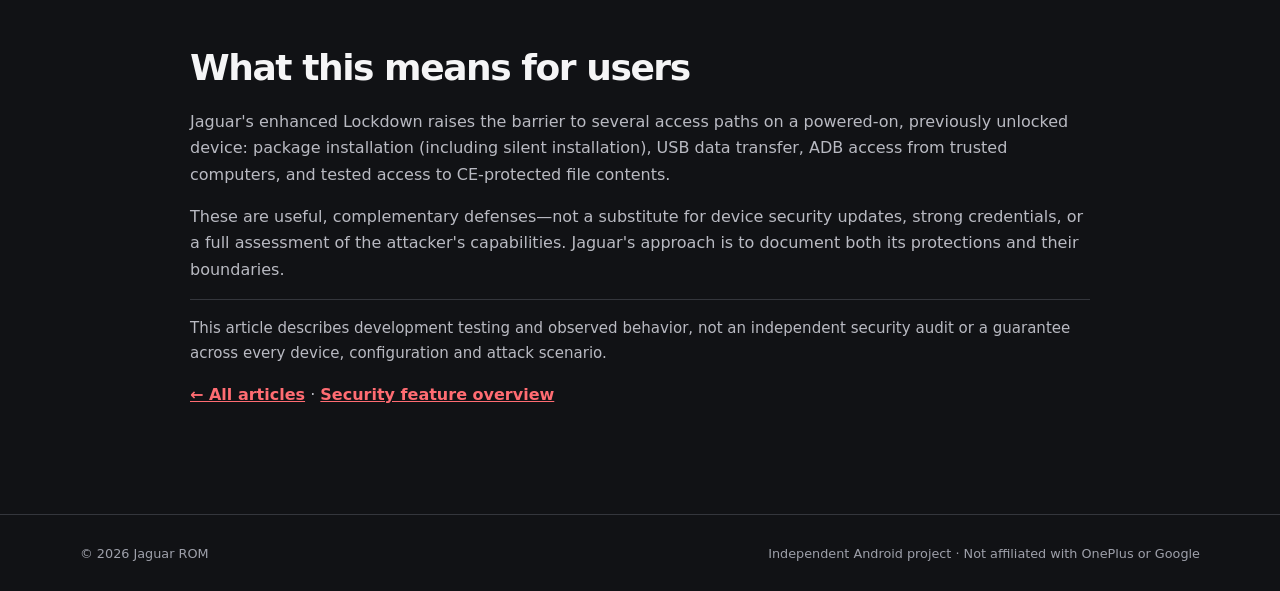
<file: articles/enhanced-lockdown/index.html>
<!doctype html><html lang="en"><head><meta charset="utf-8"><meta name="viewport" content="width=device-width,initial-scale=1"><meta name="theme-color" content="#111215"><title>Enhanced Lockdown Mode: Restrictions and BFU Limits | Jaguar ROM</title><meta name="description" content="Jaguar ROM enhanced Lockdown: silent installation blocking, ADB and USB isolation, experimental CE relocking, and what BFU-like protection does and does not mean."><link rel="canonical" href="https://optimumpr.github.io/jaguar-rom/articles/enhanced-lockdown/"><meta property="og:type" content="article"><meta property="og:title" content="Jaguar ROM | Enhanced Lockdown Mode"><meta property="og:description" content="Installation restrictions, USB isolation and experimental credential-encrypted storage protection—with documented limitations."><meta property="og:url" content="https://optimumpr.github.io/jaguar-rom/articles/enhanced-lockdown/"><meta property="og:image" content="https://optimumpr.github.io/jaguar-rom/assets/jaguar-color.png"><link rel="icon" href="../../assets/jaguar-logo.png"><link rel="stylesheet" href="../../assets/style.css"></head><body><a class="skip-link" href="#main">Skip to content</a><header class="site-header"><div class="wrap nav-bar"><a class="brand" href="../../" aria-label="Jaguar ROM home"><img src="../../assets/jaguar-logo.png" alt="" width="54" height="57"><span>JAGUAR <b>ROM</b></span></a><nav aria-label="Main navigation"><a href="../../">Home</a><a href="../../features/">Security</a><a href="../../devices/">Devices</a><a href="../../#downloads">Downloads</a><a href="../../#community">Community</a><a href="../">Articles</a></nav></div></header><main id="main"><article><section class="section"><div class="wrap detail-wrap article-body"><p class="eyebrow">ARTICLES / PHYSICAL ACCESS SECURITY</p><h1 class="detail-title">Enhanced Lockdown Mode: beyond the lock screen.</h1><p class="lead">Jaguar extends Android 11's familiar Lockdown action with installation restrictions, USB isolation and experimental protection for credential-encrypted storage.</p><div class="notice"><strong>The important boundary:</strong> Jaguar's enhanced Lockdown is not the same as a genuine Before First Unlock (BFU) state. Testing found that protected file contents could not be retrieved through the tested paths, but directory structure remained observable. This article explains both the protection and its limits.</div><h2>Activating Lockdown</h2><p>No special procedure or additional Jaguar configuration is required. Android provides an option to show the <strong>Lockdown</strong> action in the power menu. Once enabled, select <strong>Lockdown</strong> from that menu to invoke Jaguar's enhanced restrictions. As with standard Android Lockdown, biometric unlocking is disabled until the primary PIN, password or pattern is entered.</p><p>The exact location of the power-menu setting can vary with device configuration and user-interface changes.</p><h2>Installation restrictions—including silent installation</h2><p>During Lockdown, Jaguar blocks application installation at the Android framework level rather than merely hiding the package installer screen. Our validation included ordinary interactive installation, <code>adb install</code>, and <strong>silent installation</strong> attempts that do not use the usual confirmation interface.</p><p>The Lockdown restriction applies independently of Jaguar's separate, user-configurable controls for blocking silent installation or all application installation. In the tested configuration, attempts were rejected while Lockdown was active and installation access returned after primary-credential unlock.</p><p>This addresses Android package-management installation paths; it is not a claim to prevent arbitrary software changes by an attacker who has already compromised the kernel or obtained equivalent privileged control.</p><h2>USB and previously authorized computers</h2><p>Android normally remembers computers authorized for ADB debugging. Jaguar's Lockdown does not treat prior authorization as an exception: <strong>ADB access is blocked even from a computer that was authorized before Lockdown.</strong> USB file-transfer access is also restricted, while USB charging remains available.</p><div class="table-scroll"><table class="article-table"><thead><tr><th>USB function</th><th>Observed during Lockdown</th></tr></thead><tbody><tr><td>Charging</td><td>Available</td></tr><tr><td>USB file transfer</td><td>Blocked</td></tr><tr><td>ADB debugging</td><td>Blocked</td></tr><tr><td>ADB from previously authorized computer</td><td>Blocked</td></tr><tr><td>ADB after primary-credential unlock</td><td>Restored in testing</td></tr></tbody></table></div><p>The tested computer did not need to be reauthorized after the phone was unlocked. This indicates that the Lockdown restriction interrupts access without relying on deleting the existing trust record.</p><h2>Credential-encrypted storage: what we tested</h2><p>Android's file-based encryption distinguishes device-encrypted (DE) storage, which supports selected operations before first unlock, from credential-encrypted (CE) storage, which depends on the user's credential. Normally, locking the screen after the first unlock does not return the device to its original BFU state.</p><p>Jaguar includes an experimental CE-relock transition for the primary Android user (user 0). The work involved coordinated storage handling, process teardown and restrictions on starting components that are not suitable for operation during relocking. The objective is to prevent continued access to CE-protected data after Lockdown.</p><p><strong>Our observed result was narrower and more precise than “all data disappears”:</strong> directory structures could still be observed, but the contents of protected files could not be retrieved through the access paths tested. Directory metadata is not the same thing as file contents, and the distinction matters.</p><h2>Why this is not full BFU</h2><p>True BFU is the state after boot, before the primary credential has been entered for the first time. A device that has already been unlocked may have decrypted information in process memory, caches, or system services. Restricting filesystem access and terminating processes does not establish that every residual copy has been eliminated.</p><ul class="detail-list"><li>Some directory names and filesystem metadata may remain visible.</li><li>Tests of protected file access do not establish the absence of sensitive data in every memory or cache location.</li><li>DE storage is distinct from CE storage and is not made equivalent to CE storage by this feature.</li><li>The experimental relock mechanism discussed here targets the primary Android user.</li><li>No claim is made of resistance to every forensic technique, privileged compromise or physical attack.</li></ul><p>For those reasons, <strong>BFU-like</strong> is a description of selected observed protections, not a claim of equivalence to a freshly booted device that has never been unlocked.</p><h2>Returning to normal operation</h2><p>After the primary credential is entered, Jaguar's Lockdown restrictions are released and normal operation resumes. Our tests observed restoration of ADB connectivity to the previously authorized computer and of ordinary installation capability. The CE-relock implementation also includes restoration handling for protected storage.</p><h2>What this means for users</h2><p>Jaguar's enhanced Lockdown raises the barrier to several access paths on a powered-on, previously unlocked device: package installation (including silent installation), USB data transfer, ADB access from trusted computers, and tested access to CE-protected file contents.</p><p>These are useful, complementary defenses—not a substitute for device security updates, strong credentials, or a full assessment of the attacker's capabilities. Jaguar's approach is to document both its protections and their boundaries.</p><p class="detail-note">This article describes development testing and observed behavior, not an independent security audit or a guarantee across every device, configuration and attack scenario.</p><p><a class="text-link" href="../">← All articles</a> · <a class="text-link" href="../../features/">Security feature overview</a></p></div></section></article></main><footer><div class="wrap footer-row"><span>© 2026 Jaguar ROM</span><span>Independent Android project · Not affiliated with OnePlus or Google</span></div></footer></body></html>
</file>
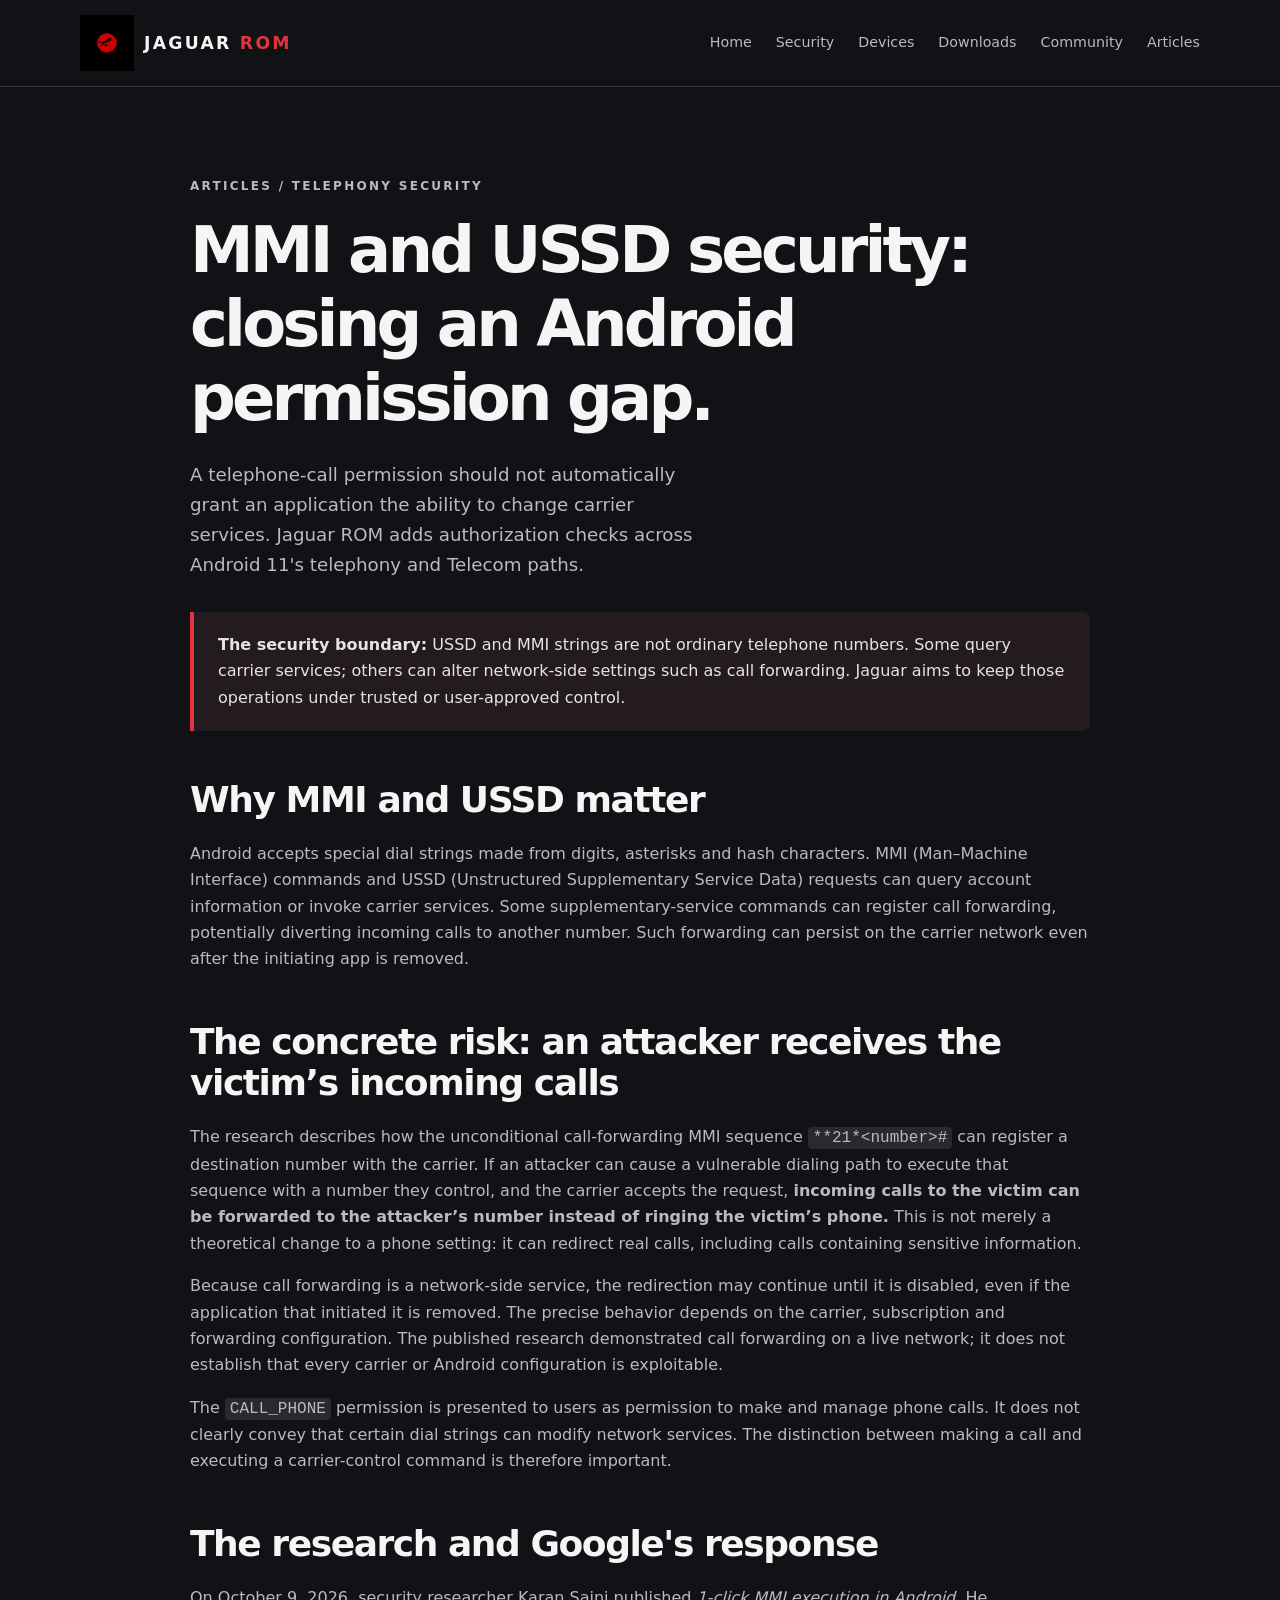
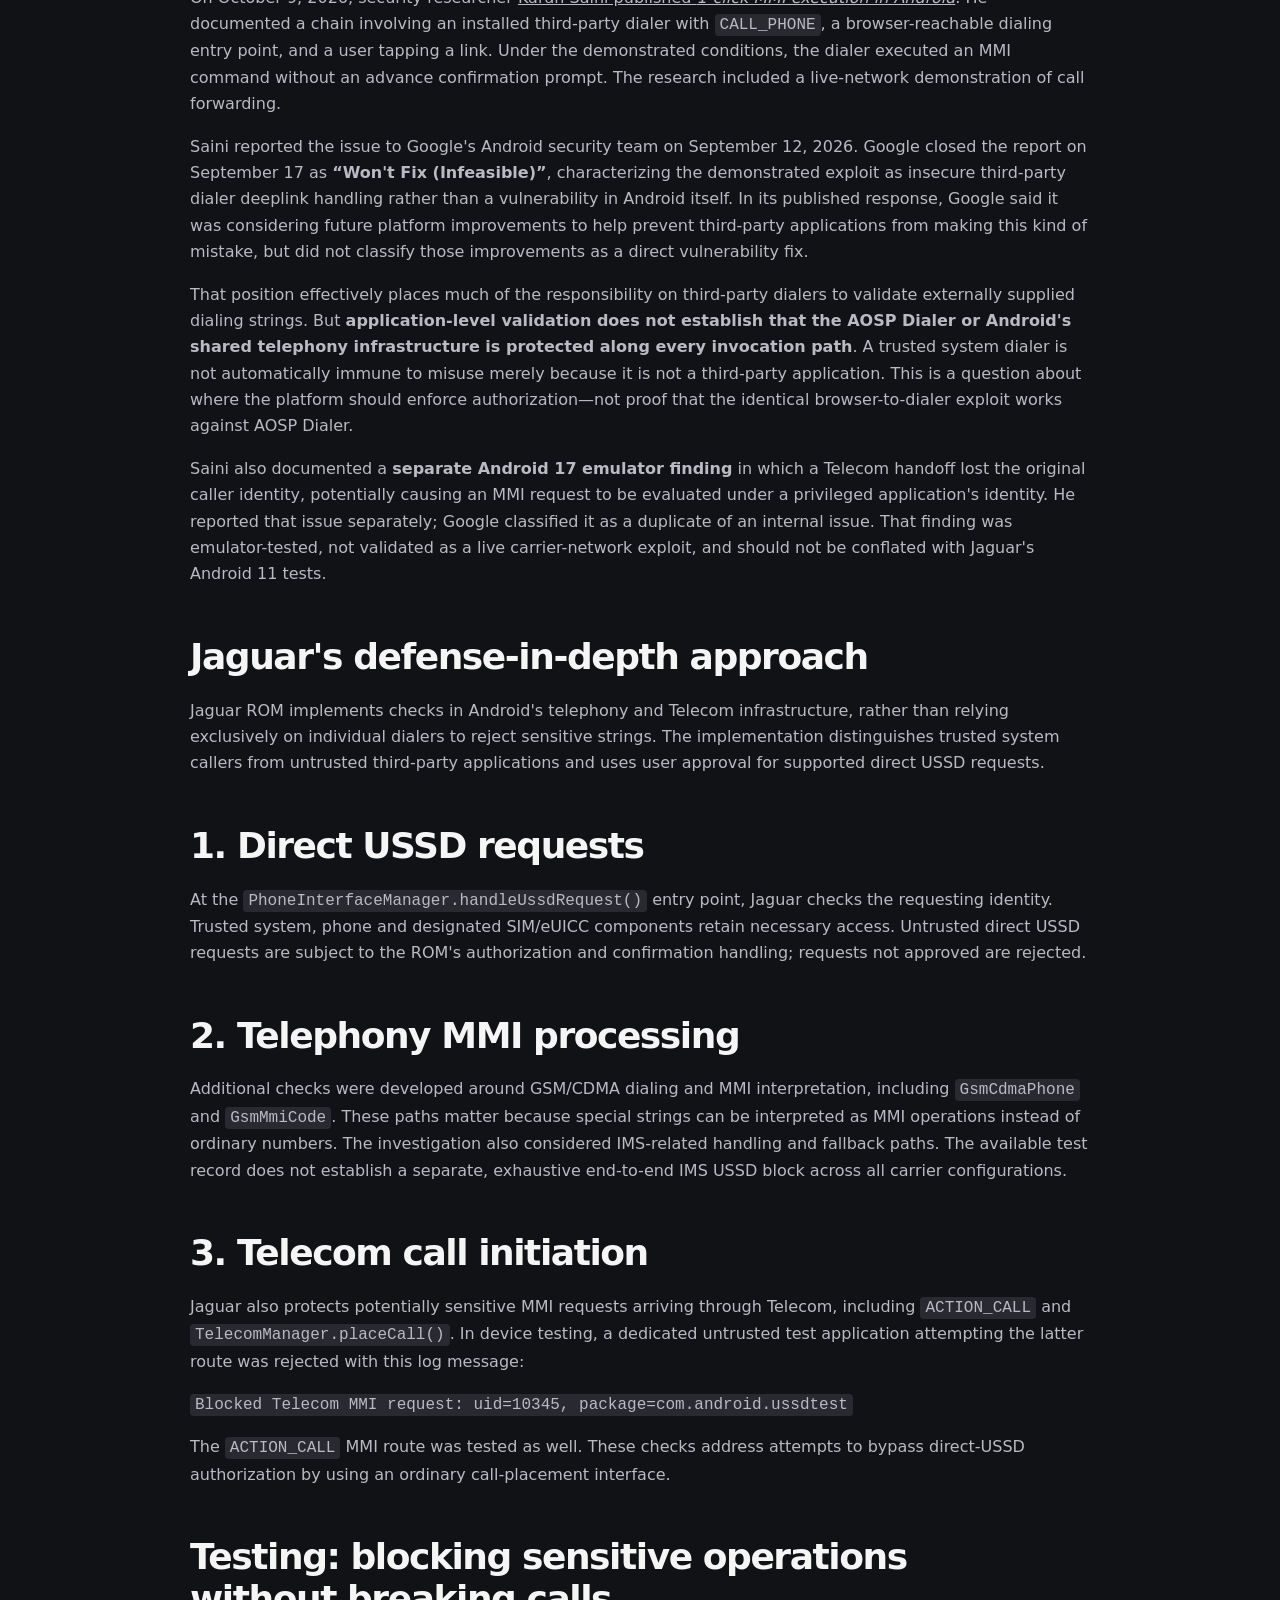
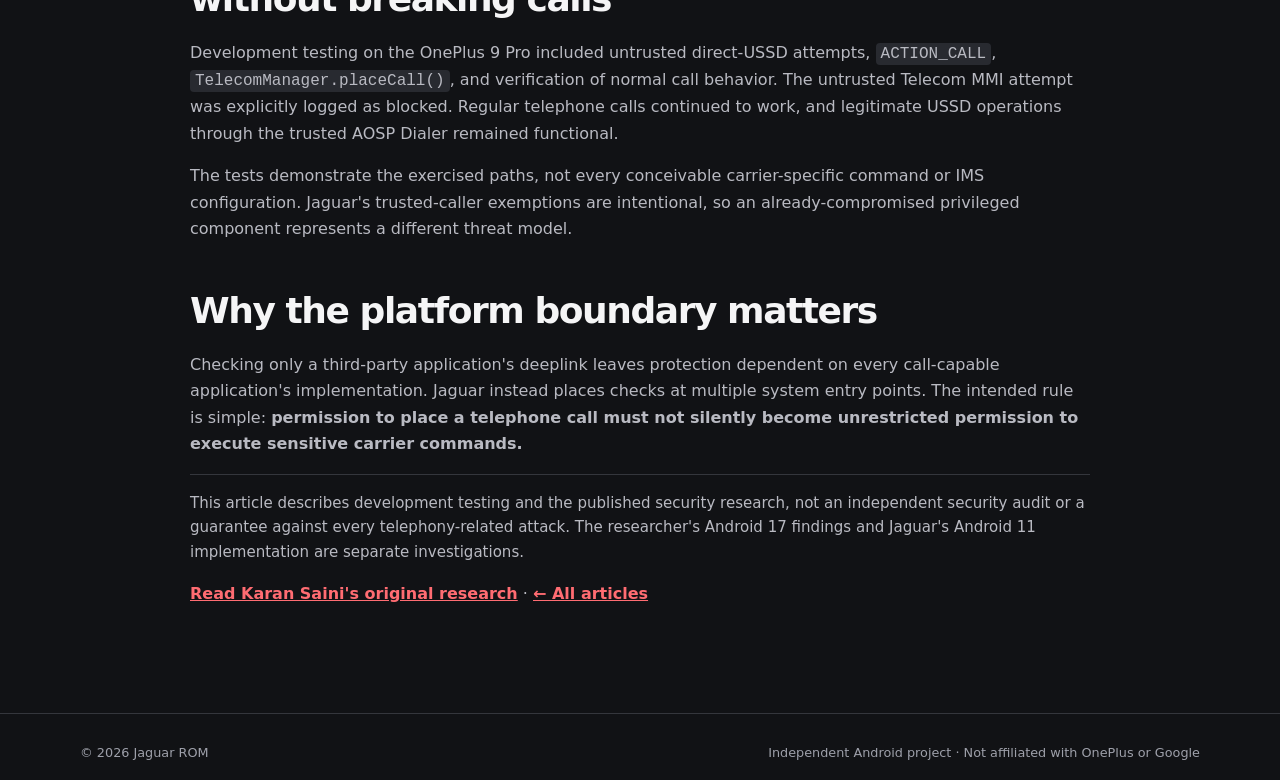
<file: articles/mmi-ussd-security/index.html>
<!doctype html><html lang="en"><head><meta charset="utf-8"><meta name="viewport" content="width=device-width,initial-scale=1"><meta name="theme-color" content="#111215"><title>MMI and USSD Security: Closing an Android Permission Gap | Jaguar ROM</title><meta name="description" content="How Jaguar ROM restricts unauthorized USSD and MMI commands across Android telephony and Telecom, with documented testing and limitations."><link rel="canonical" href="https://optimumpr.github.io/jaguar-rom/articles/mmi-ussd-security/"><meta property="og:type" content="article"><meta property="og:title" content="Jaguar ROM | MMI and USSD Security"><meta property="og:description" content="Telephony and Telecom defenses against unauthorized carrier commands, with test results and limitations."><meta property="og:url" content="https://optimumpr.github.io/jaguar-rom/articles/mmi-ussd-security/"><meta property="og:image" content="https://optimumpr.github.io/jaguar-rom/assets/jaguar-color.png"><link rel="icon" href="../../assets/jaguar-logo.png"><link rel="stylesheet" href="../../assets/style.css"></head><body><a class="skip-link" href="#main">Skip to content</a><header class="site-header"><div class="wrap nav-bar"><a class="brand" href="../../" aria-label="Jaguar ROM home"><img src="../../assets/jaguar-logo.png" alt="" width="54" height="57"><span>JAGUAR <b>ROM</b></span></a><nav aria-label="Main navigation"><a href="../../">Home</a><a href="../../features/">Security</a><a href="../../devices/">Devices</a><a href="../../#downloads">Downloads</a><a href="../../#community">Community</a><a href="../">Articles</a></nav></div></header><main id="main"><article><section class="section"><div class="wrap detail-wrap article-body">
<p class="eyebrow">ARTICLES / TELEPHONY SECURITY</p>
<h1 class="detail-title">MMI and USSD security: closing an Android permission gap.</h1>
<p class="lead">A telephone-call permission should not automatically grant an application the ability to change carrier services. Jaguar ROM adds authorization checks across Android 11's telephony and Telecom paths.</p>
<div class="notice"><strong>The security boundary:</strong> USSD and MMI strings are not ordinary telephone numbers. Some query carrier services; others can alter network-side settings such as call forwarding. Jaguar aims to keep those operations under trusted or user-approved control.</div>
<h2>Why MMI and USSD matter</h2>
<p>Android accepts special dial strings made from digits, asterisks and hash characters. MMI (Man–Machine Interface) commands and USSD (Unstructured Supplementary Service Data) requests can query account information or invoke carrier services. Some supplementary-service commands can register call forwarding, potentially diverting incoming calls to another number. Such forwarding can persist on the carrier network even after the initiating app is removed.</p>
<h2>The concrete risk: an attacker receives the victim’s incoming calls</h2>
<p>The research describes how the unconditional call-forwarding MMI sequence <code>**21*&lt;number&gt;#</code> can register a destination number with the carrier. If an attacker can cause a vulnerable dialing path to execute that sequence with a number they control, and the carrier accepts the request, <strong>incoming calls to the victim can be forwarded to the attacker’s number instead of ringing the victim’s phone.</strong> This is not merely a theoretical change to a phone setting: it can redirect real calls, including calls containing sensitive information.</p>
<p>Because call forwarding is a network-side service, the redirection may continue until it is disabled, even if the application that initiated it is removed. The precise behavior depends on the carrier, subscription and forwarding configuration. The published research demonstrated call forwarding on a live network; it does not establish that every carrier or Android configuration is exploitable.</p>
<p>The <code>CALL_PHONE</code> permission is presented to users as permission to make and manage phone calls. It does not clearly convey that certain dial strings can modify network services. The distinction between making a call and executing a carrier-control command is therefore important.</p>
<h2>The research and Google's response</h2>
<p>On October 9, 2026, security researcher <a href="https://karansaini.com/mmi-android/">Karan Saini published <em>1-click MMI execution in Android</em></a>. He documented a chain involving an installed third-party dialer with <code>CALL_PHONE</code>, a browser-reachable dialing entry point, and a user tapping a link. Under the demonstrated conditions, the dialer executed an MMI command without an advance confirmation prompt. The research included a live-network demonstration of call forwarding.</p>
<p>Saini reported the issue to Google's Android security team on September 12, 2026. Google closed the report on September 17 as <strong>“Won't Fix (Infeasible)”</strong>, characterizing the demonstrated exploit as insecure third-party dialer deeplink handling rather than a vulnerability in Android itself. In its published response, Google said it was considering future platform improvements to help prevent third-party applications from making this kind of mistake, but did not classify those improvements as a direct vulnerability fix.</p>
<p>That position effectively places much of the responsibility on third-party dialers to validate externally supplied dialing strings. But <strong>application-level validation does not establish that the AOSP Dialer or Android's shared telephony infrastructure is protected along every invocation path</strong>. A trusted system dialer is not automatically immune to misuse merely because it is not a third-party application. This is a question about where the platform should enforce authorization—not proof that the identical browser-to-dialer exploit works against AOSP Dialer.</p>
<p>Saini also documented a <strong>separate Android 17 emulator finding</strong> in which a Telecom handoff lost the original caller identity, potentially causing an MMI request to be evaluated under a privileged application's identity. He reported that issue separately; Google classified it as a duplicate of an internal issue. That finding was emulator-tested, not validated as a live carrier-network exploit, and should not be conflated with Jaguar's Android 11 tests.</p>
<h2>Jaguar's defense-in-depth approach</h2>
<p>Jaguar ROM implements checks in Android's telephony and Telecom infrastructure, rather than relying exclusively on individual dialers to reject sensitive strings. The implementation distinguishes trusted system callers from untrusted third-party applications and uses user approval for supported direct USSD requests.</p>
<h2>1. Direct USSD requests</h2>
<p>At the <code>PhoneInterfaceManager.handleUssdRequest()</code> entry point, Jaguar checks the requesting identity. Trusted system, phone and designated SIM/eUICC components retain necessary access. Untrusted direct USSD requests are subject to the ROM's authorization and confirmation handling; requests not approved are rejected.</p>
<h2>2. Telephony MMI processing</h2>
<p>Additional checks were developed around GSM/CDMA dialing and MMI interpretation, including <code>GsmCdmaPhone</code> and <code>GsmMmiCode</code>. These paths matter because special strings can be interpreted as MMI operations instead of ordinary numbers. The investigation also considered IMS-related handling and fallback paths. The available test record does not establish a separate, exhaustive end-to-end IMS USSD block across all carrier configurations.</p>
<h2>3. Telecom call initiation</h2>
<p>Jaguar also protects potentially sensitive MMI requests arriving through Telecom, including <code>ACTION_CALL</code> and <code>TelecomManager.placeCall()</code>. In device testing, a dedicated untrusted test application attempting the latter route was rejected with this log message:</p>
<p><code>Blocked Telecom MMI request: uid=10345, package=com.android.ussdtest</code></p>
<p>The <code>ACTION_CALL</code> MMI route was tested as well. These checks address attempts to bypass direct-USSD authorization by using an ordinary call-placement interface.</p>
<h2>Testing: blocking sensitive operations without breaking calls</h2>
<p>Development testing on the OnePlus 9 Pro included untrusted direct-USSD attempts, <code>ACTION_CALL</code>, <code>TelecomManager.placeCall()</code>, and verification of normal call behavior. The untrusted Telecom MMI attempt was explicitly logged as blocked. Regular telephone calls continued to work, and legitimate USSD operations through the trusted AOSP Dialer remained functional.</p>
<p>The tests demonstrate the exercised paths, not every conceivable carrier-specific command or IMS configuration. Jaguar's trusted-caller exemptions are intentional, so an already-compromised privileged component represents a different threat model.</p>
<h2>Why the platform boundary matters</h2>
<p>Checking only a third-party application's deeplink leaves protection dependent on every call-capable application's implementation. Jaguar instead places checks at multiple system entry points. The intended rule is simple: <strong>permission to place a telephone call must not silently become unrestricted permission to execute sensitive carrier commands.</strong></p>
<p class="detail-note">This article describes development testing and the published security research, not an independent security audit or a guarantee against every telephony-related attack. The researcher's Android 17 findings and Jaguar's Android 11 implementation are separate investigations.</p>
<p><a class="text-link" href="https://karansaini.com/mmi-android/">Read Karan Saini's original research</a> · <a class="text-link" href="../">← All articles</a></p>
</div></section></article></main><footer><div class="wrap footer-row"><span>© 2026 Jaguar ROM</span><span>Independent Android project · Not affiliated with OnePlus or Google</span></div></footer></body></html>
</file>
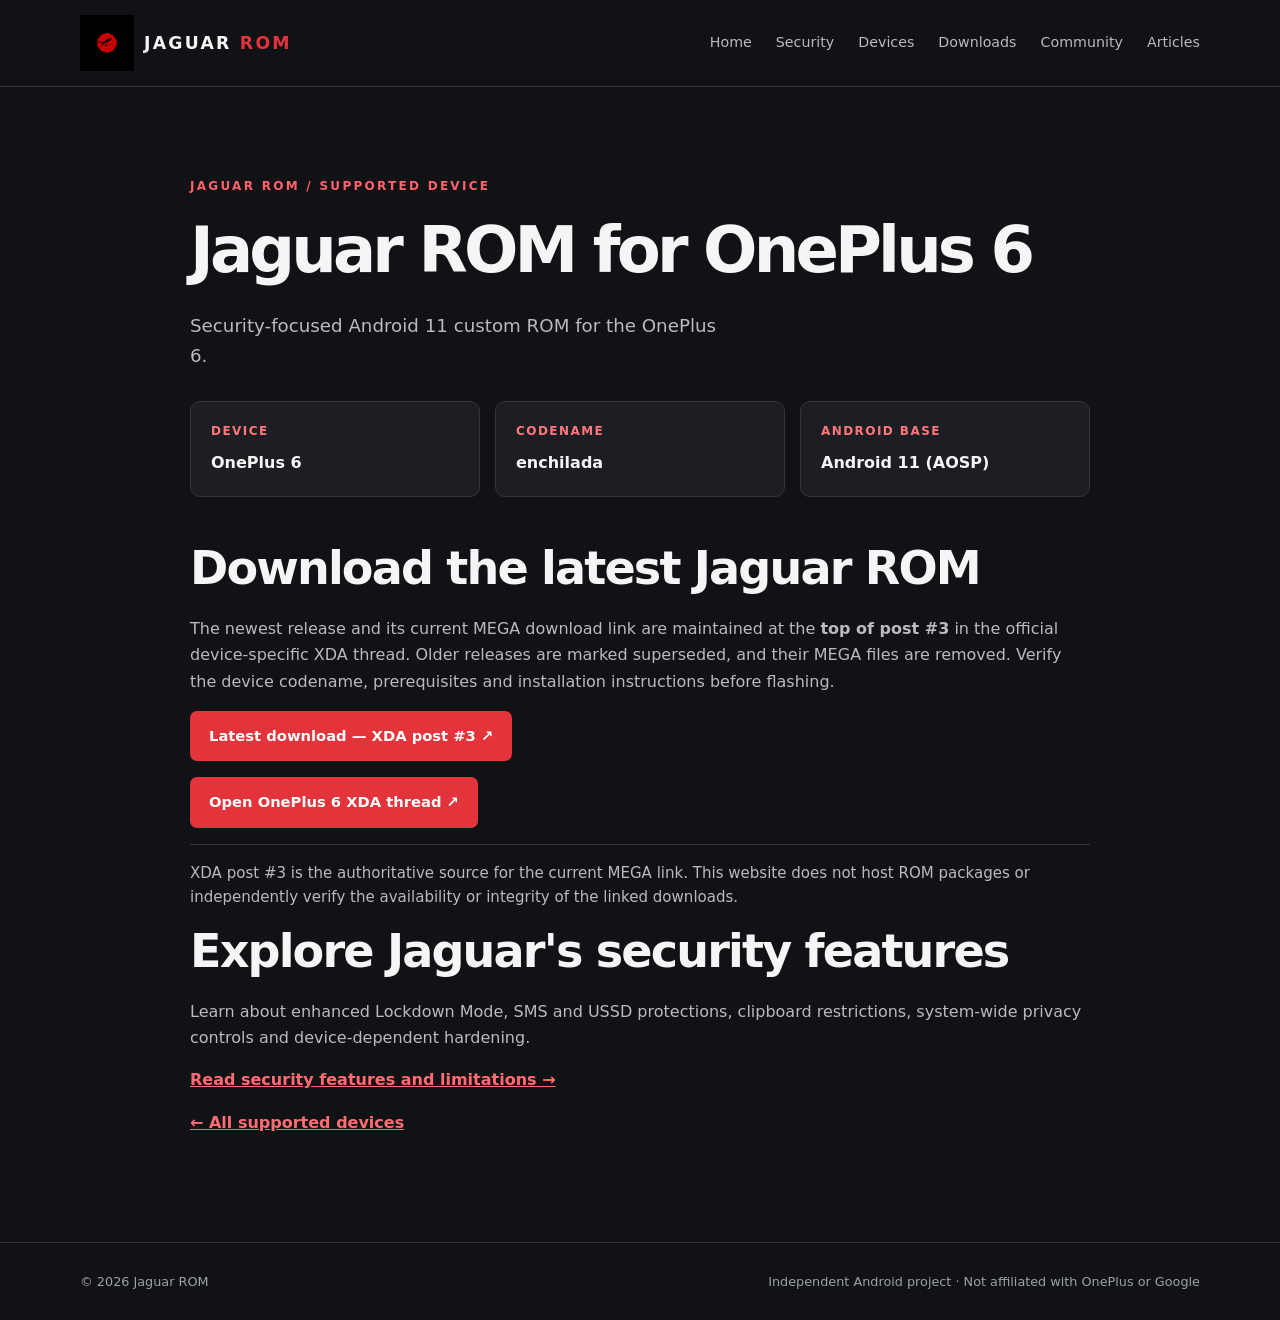
<file: devices/oneplus-6/index.html>
<!doctype html><html lang="en"><head><meta charset="utf-8"><meta name="viewport" content="width=device-width,initial-scale=1"><meta name="theme-color" content="#111215"><title>Jaguar ROM for OnePlus 6 | Android 11 Security ROM</title><meta name="description" content="Jaguar ROM for OnePlus 6 (enchilada): security-focused Android 11 custom ROM. Find the official XDA release discussion, download and installation guidance."><link rel="canonical" href="https://optimumpr.github.io/jaguar-rom/devices/oneplus-6/"><meta property="og:type" content="website"><meta property="og:title" content="Jaguar ROM for OnePlus 6 | Android 11 Security ROM"><meta property="og:description" content="Jaguar ROM for OnePlus 6 (enchilada): security-focused Android 11 custom ROM. Find the official XDA release discussion, download and installation guidance."><meta property="og:url" content="https://optimumpr.github.io/jaguar-rom/devices/oneplus-6/"><meta property="og:image" content="https://optimumpr.github.io/jaguar-rom/assets/jaguar-color.png"><link rel="icon" href="../../assets/jaguar-logo.png"><link rel="stylesheet" href="../../assets/style.css"></head><body><a class="skip-link" href="#main">Skip to content</a><header class="site-header"><div class="wrap nav-bar"><a class="brand" href="../../" aria-label="Jaguar ROM home"><img src="../../assets/jaguar-logo.png" alt="" width="54" height="57"><span>JAGUAR <b>ROM</b></span></a><nav aria-label="Main navigation"><a href="../../">Home</a><a href="../../features/">Security</a><a href="../../devices/">Devices</a><a href="../../#downloads">Downloads</a><a href="../../#community">Community</a><a href="../../articles/">Articles</a></nav></div></header><main id="main"><section class="section"><div class="wrap detail-wrap"><p class="eyebrow">JAGUAR ROM / SUPPORTED DEVICE</p><h1 class="detail-title">Jaguar ROM for OnePlus 6</h1><p class="lead">Security-focused Android 11 custom ROM for the OnePlus 6.</p><div class="device-facts"><div><span>DEVICE</span><strong>OnePlus 6</strong></div><div><span>CODENAME</span><strong>enchilada</strong></div><div><span>ANDROID BASE</span><strong>Android 11 (AOSP)</strong></div></div><h2>Download the latest Jaguar ROM</h2><p>The newest release and its current MEGA download link are maintained at the <strong>top of post #3</strong> in the official device-specific XDA thread. Older releases are marked superseded, and their MEGA files are removed. Verify the device codename, prerequisites and installation instructions before flashing.</p><p><a class="button primary" href="https://xdaforums.com/t/rom-11-jaguar-oneplus-6-official-v73-updated-october-15-2026.4224171/#post-84369125" rel="noopener noreferrer">Latest download — XDA post #3 ↗</a></p><p><a class="button primary" href="https://xdaforums.com/t/rom-11-jaguar-oneplus-6-official-v73-updated-october-15-2026.4224171/" rel="noopener noreferrer">Open OnePlus 6 XDA thread ↗</a></p><p class="detail-note">XDA post #3 is the authoritative source for the current MEGA link. This website does not host ROM packages or independently verify the availability or integrity of the linked downloads.</p><h2>Explore Jaguar's security features</h2><p>Learn about enhanced Lockdown Mode, SMS and USSD protections, clipboard restrictions, system-wide privacy controls and device-dependent hardening.</p><p><a class="text-link" href="../../features/">Read security features and limitations →</a></p><p><a class="text-link" href="../">← All supported devices</a></p></div></section></main><footer><div class="wrap footer-row"><span>© 2026 Jaguar ROM</span><span>Independent Android project · Not affiliated with OnePlus or Google</span></div></footer></body></html>
</file>
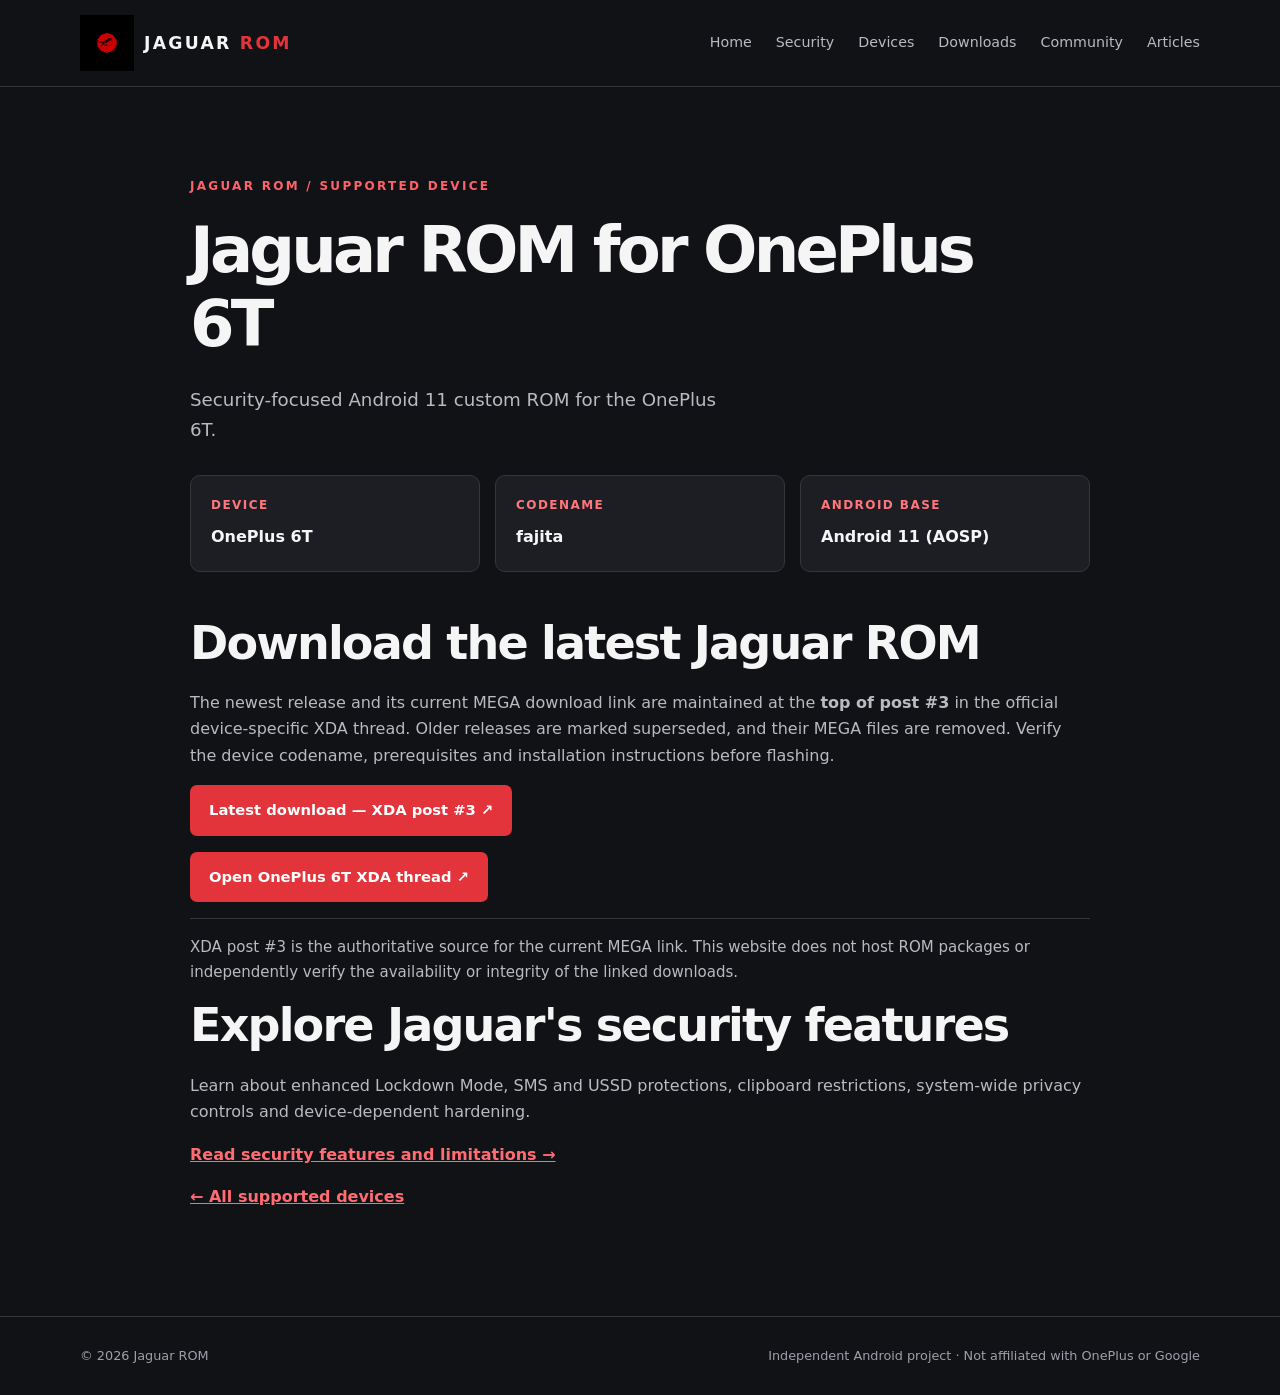
<file: devices/oneplus-6t/index.html>
<!doctype html><html lang="en"><head><meta charset="utf-8"><meta name="viewport" content="width=device-width,initial-scale=1"><meta name="theme-color" content="#111215"><title>Jaguar ROM for OnePlus 6T | Android 11 Security ROM</title><meta name="description" content="Jaguar ROM for OnePlus 6T (fajita): security-focused Android 11 custom ROM. Find the official XDA release discussion, download and installation guidance."><link rel="canonical" href="https://optimumpr.github.io/jaguar-rom/devices/oneplus-6t/"><meta property="og:type" content="website"><meta property="og:title" content="Jaguar ROM for OnePlus 6T | Android 11 Security ROM"><meta property="og:description" content="Jaguar ROM for OnePlus 6T (fajita): security-focused Android 11 custom ROM. Find the official XDA release discussion, download and installation guidance."><meta property="og:url" content="https://optimumpr.github.io/jaguar-rom/devices/oneplus-6t/"><meta property="og:image" content="https://optimumpr.github.io/jaguar-rom/assets/jaguar-color.png"><link rel="icon" href="../../assets/jaguar-logo.png"><link rel="stylesheet" href="../../assets/style.css"></head><body><a class="skip-link" href="#main">Skip to content</a><header class="site-header"><div class="wrap nav-bar"><a class="brand" href="../../" aria-label="Jaguar ROM home"><img src="../../assets/jaguar-logo.png" alt="" width="54" height="57"><span>JAGUAR <b>ROM</b></span></a><nav aria-label="Main navigation"><a href="../../">Home</a><a href="../../features/">Security</a><a href="../../devices/">Devices</a><a href="../../#downloads">Downloads</a><a href="../../#community">Community</a><a href="../../articles/">Articles</a></nav></div></header><main id="main"><section class="section"><div class="wrap detail-wrap"><p class="eyebrow">JAGUAR ROM / SUPPORTED DEVICE</p><h1 class="detail-title">Jaguar ROM for OnePlus 6T</h1><p class="lead">Security-focused Android 11 custom ROM for the OnePlus 6T.</p><div class="device-facts"><div><span>DEVICE</span><strong>OnePlus 6T</strong></div><div><span>CODENAME</span><strong>fajita</strong></div><div><span>ANDROID BASE</span><strong>Android 11 (AOSP)</strong></div></div><h2>Download the latest Jaguar ROM</h2><p>The newest release and its current MEGA download link are maintained at the <strong>top of post #3</strong> in the official device-specific XDA thread. Older releases are marked superseded, and their MEGA files are removed. Verify the device codename, prerequisites and installation instructions before flashing.</p><p><a class="button primary" href="https://xdaforums.com/t/rom-11-jaguar-oneplus-6t-fajita-official-v73-updated-october-15-2026.4245701/#post-84639089" rel="noopener noreferrer">Latest download — XDA post #3 ↗</a></p><p><a class="button primary" href="https://xdaforums.com/t/rom-11-jaguar-oneplus-6t-fajita-official-v73-updated-october-15-2026.4245701/" rel="noopener noreferrer">Open OnePlus 6T XDA thread ↗</a></p><p class="detail-note">XDA post #3 is the authoritative source for the current MEGA link. This website does not host ROM packages or independently verify the availability or integrity of the linked downloads.</p><h2>Explore Jaguar's security features</h2><p>Learn about enhanced Lockdown Mode, SMS and USSD protections, clipboard restrictions, system-wide privacy controls and device-dependent hardening.</p><p><a class="text-link" href="../../features/">Read security features and limitations →</a></p><p><a class="text-link" href="../">← All supported devices</a></p></div></section></main><footer><div class="wrap footer-row"><span>© 2026 Jaguar ROM</span><span>Independent Android project · Not affiliated with OnePlus or Google</span></div></footer></body></html>
</file>
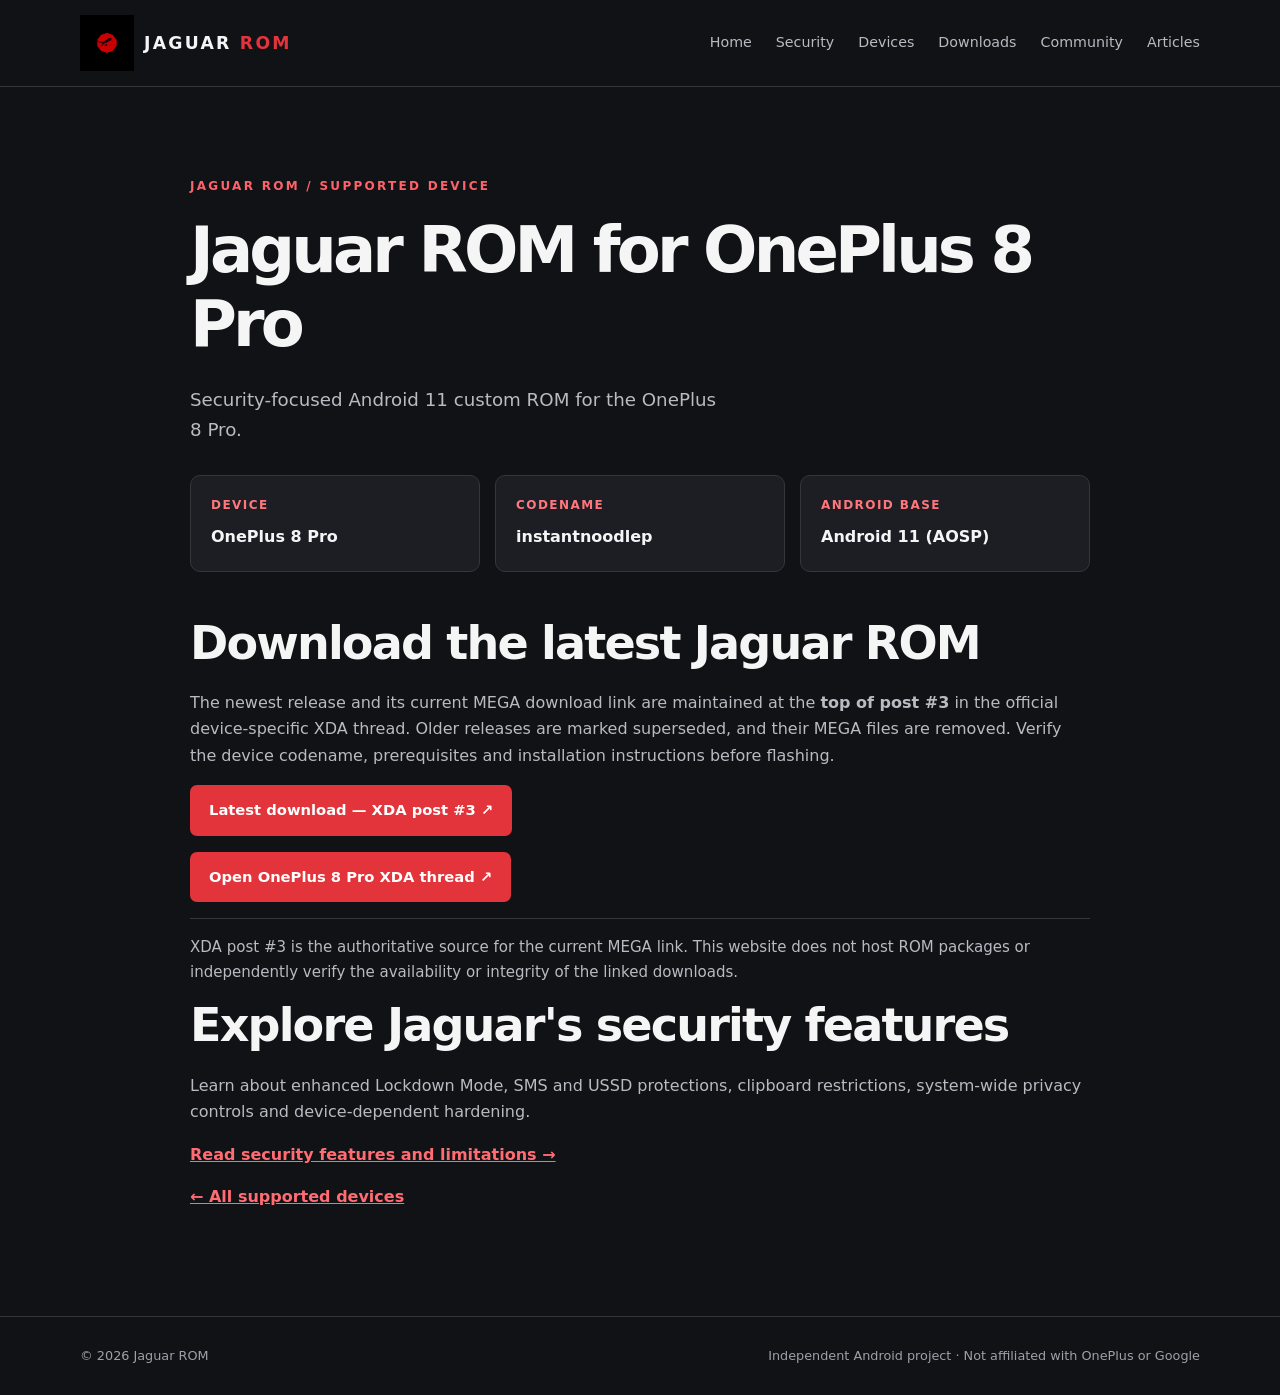
<file: devices/oneplus-8-pro/index.html>
<!doctype html><html lang="en"><head><meta charset="utf-8"><meta name="viewport" content="width=device-width,initial-scale=1"><meta name="theme-color" content="#111215"><title>Jaguar ROM for OnePlus 8 Pro | Android 11 Security ROM</title><meta name="description" content="Jaguar ROM for OnePlus 8 Pro (instantnoodlep): security-focused Android 11 custom ROM. Find the official XDA release discussion, download and installation guidance."><link rel="canonical" href="https://optimumpr.github.io/jaguar-rom/devices/oneplus-8-pro/"><meta property="og:type" content="website"><meta property="og:title" content="Jaguar ROM for OnePlus 8 Pro | Android 11 Security ROM"><meta property="og:description" content="Jaguar ROM for OnePlus 8 Pro (instantnoodlep): security-focused Android 11 custom ROM. Find the official XDA release discussion, download and installation guidance."><meta property="og:url" content="https://optimumpr.github.io/jaguar-rom/devices/oneplus-8-pro/"><meta property="og:image" content="https://optimumpr.github.io/jaguar-rom/assets/jaguar-color.png"><link rel="icon" href="../../assets/jaguar-logo.png"><link rel="stylesheet" href="../../assets/style.css"></head><body><a class="skip-link" href="#main">Skip to content</a><header class="site-header"><div class="wrap nav-bar"><a class="brand" href="../../" aria-label="Jaguar ROM home"><img src="../../assets/jaguar-logo.png" alt="" width="54" height="57"><span>JAGUAR <b>ROM</b></span></a><nav aria-label="Main navigation"><a href="../../">Home</a><a href="../../features/">Security</a><a href="../../devices/">Devices</a><a href="../../#downloads">Downloads</a><a href="../../#community">Community</a><a href="../../articles/">Articles</a></nav></div></header><main id="main"><section class="section"><div class="wrap detail-wrap"><p class="eyebrow">JAGUAR ROM / SUPPORTED DEVICE</p><h1 class="detail-title">Jaguar ROM for OnePlus 8 Pro</h1><p class="lead">Security-focused Android 11 custom ROM for the OnePlus 8 Pro.</p><div class="device-facts"><div><span>DEVICE</span><strong>OnePlus 8 Pro</strong></div><div><span>CODENAME</span><strong>instantnoodlep</strong></div><div><span>ANDROID BASE</span><strong>Android 11 (AOSP)</strong></div></div><h2>Download the latest Jaguar ROM</h2><p>The newest release and its current MEGA download link are maintained at the <strong>top of post #3</strong> in the official device-specific XDA thread. Older releases are marked superseded, and their MEGA files are removed. Verify the device codename, prerequisites and installation instructions before flashing.</p><p><a class="button primary" href="https://xdaforums.com/t/rom-11-jaguar-oneplus-8-pro-official-v73-updated-october-12-2026.4342937/#post-85728027" rel="noopener noreferrer">Latest download — XDA post #3 ↗</a></p><p><a class="button primary" href="https://xdaforums.com/t/rom-11-jaguar-oneplus-8-pro-official-v73-updated-october-12-2026.4342937/" rel="noopener noreferrer">Open OnePlus 8 Pro XDA thread ↗</a></p><p class="detail-note">XDA post #3 is the authoritative source for the current MEGA link. This website does not host ROM packages or independently verify the availability or integrity of the linked downloads.</p><h2>Explore Jaguar's security features</h2><p>Learn about enhanced Lockdown Mode, SMS and USSD protections, clipboard restrictions, system-wide privacy controls and device-dependent hardening.</p><p><a class="text-link" href="../../features/">Read security features and limitations →</a></p><p><a class="text-link" href="../">← All supported devices</a></p></div></section></main><footer><div class="wrap footer-row"><span>© 2026 Jaguar ROM</span><span>Independent Android project · Not affiliated with OnePlus or Google</span></div></footer></body></html>
</file>
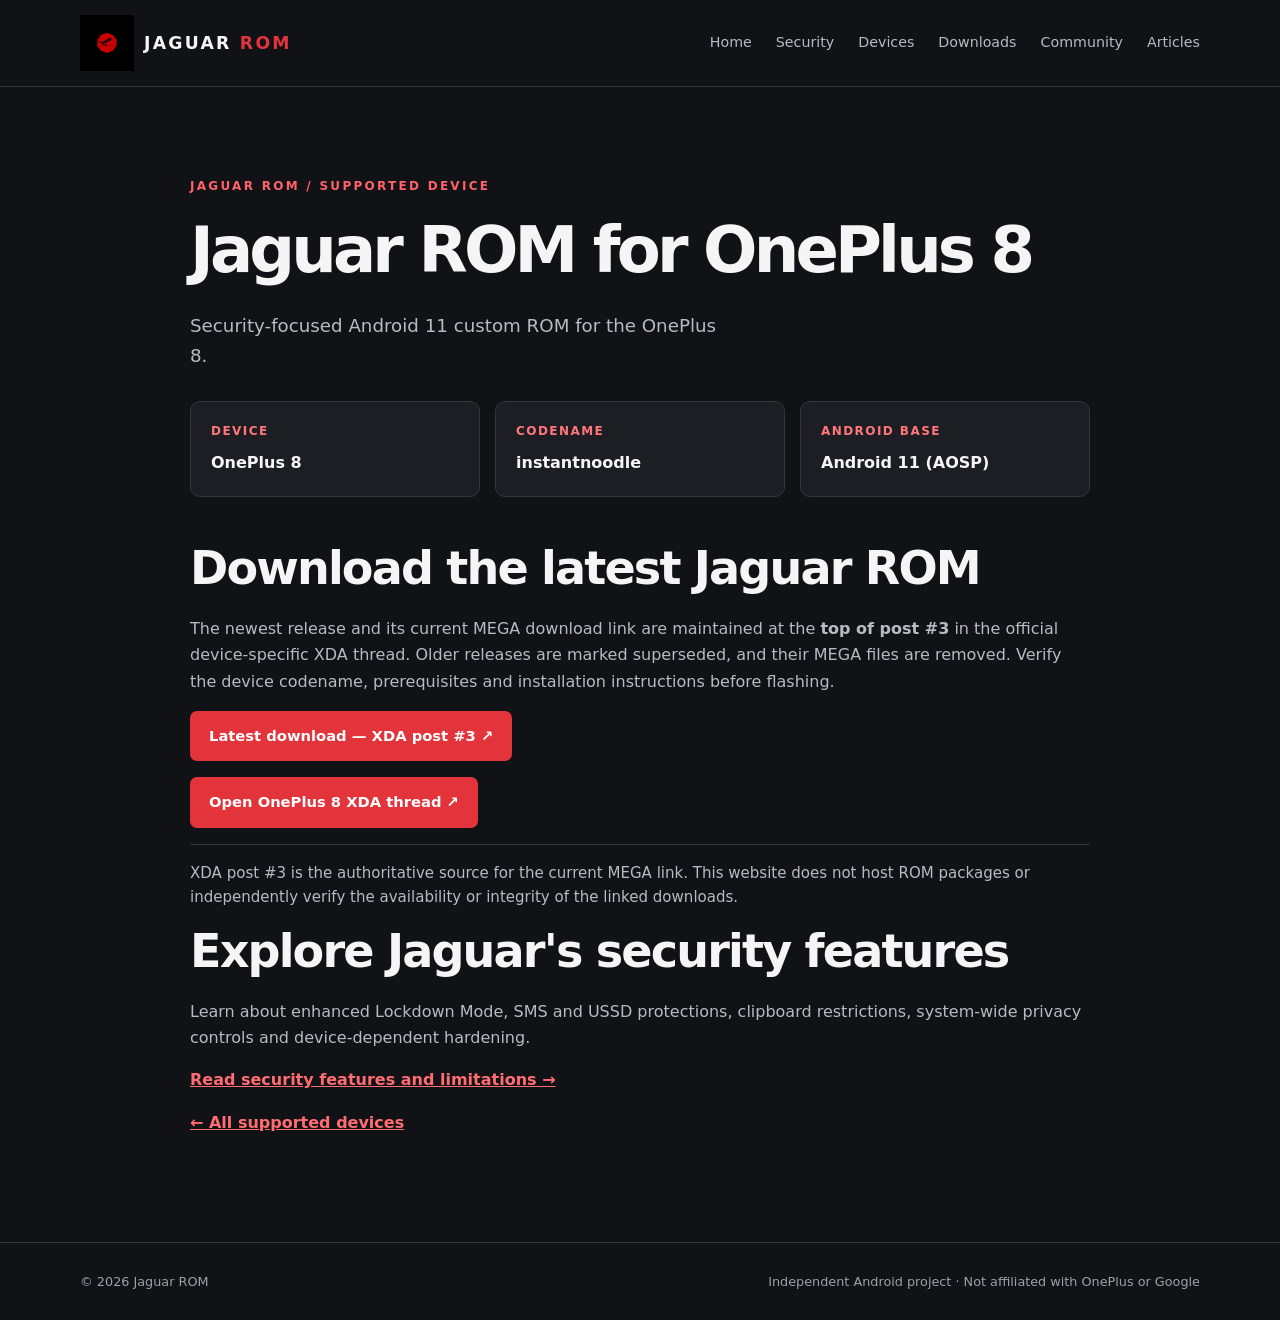
<file: devices/oneplus-8/index.html>
<!doctype html><html lang="en"><head><meta charset="utf-8"><meta name="viewport" content="width=device-width,initial-scale=1"><meta name="theme-color" content="#111215"><title>Jaguar ROM for OnePlus 8 | Android 11 Security ROM</title><meta name="description" content="Jaguar ROM for OnePlus 8 (instantnoodle): security-focused Android 11 custom ROM. Find the official XDA release discussion, download and installation guidance."><link rel="canonical" href="https://optimumpr.github.io/jaguar-rom/devices/oneplus-8/"><meta property="og:type" content="website"><meta property="og:title" content="Jaguar ROM for OnePlus 8 | Android 11 Security ROM"><meta property="og:description" content="Jaguar ROM for OnePlus 8 (instantnoodle): security-focused Android 11 custom ROM. Find the official XDA release discussion, download and installation guidance."><meta property="og:url" content="https://optimumpr.github.io/jaguar-rom/devices/oneplus-8/"><meta property="og:image" content="https://optimumpr.github.io/jaguar-rom/assets/jaguar-color.png"><link rel="icon" href="../../assets/jaguar-logo.png"><link rel="stylesheet" href="../../assets/style.css"></head><body><a class="skip-link" href="#main">Skip to content</a><header class="site-header"><div class="wrap nav-bar"><a class="brand" href="../../" aria-label="Jaguar ROM home"><img src="../../assets/jaguar-logo.png" alt="" width="54" height="57"><span>JAGUAR <b>ROM</b></span></a><nav aria-label="Main navigation"><a href="../../">Home</a><a href="../../features/">Security</a><a href="../../devices/">Devices</a><a href="../../#downloads">Downloads</a><a href="../../#community">Community</a><a href="../../articles/">Articles</a></nav></div></header><main id="main"><section class="section"><div class="wrap detail-wrap"><p class="eyebrow">JAGUAR ROM / SUPPORTED DEVICE</p><h1 class="detail-title">Jaguar ROM for OnePlus 8</h1><p class="lead">Security-focused Android 11 custom ROM for the OnePlus 8.</p><div class="device-facts"><div><span>DEVICE</span><strong>OnePlus 8</strong></div><div><span>CODENAME</span><strong>instantnoodle</strong></div><div><span>ANDROID BASE</span><strong>Android 11 (AOSP)</strong></div></div><h2>Download the latest Jaguar ROM</h2><p>The newest release and its current MEGA download link are maintained at the <strong>top of post #3</strong> in the official device-specific XDA thread. Older releases are marked superseded, and their MEGA files are removed. Verify the device codename, prerequisites and installation instructions before flashing.</p><p><a class="button primary" href="https://xdaforums.com/t/rom-11-0-jaguar-oneplus-8-official-v73-updated-october-12-2026.4340771/#post-85706375" rel="noopener noreferrer">Latest download — XDA post #3 ↗</a></p><p><a class="button primary" href="https://xdaforums.com/t/rom-11-0-jaguar-oneplus-8-official-v73-updated-october-12-2026.4340771/" rel="noopener noreferrer">Open OnePlus 8 XDA thread ↗</a></p><p class="detail-note">XDA post #3 is the authoritative source for the current MEGA link. This website does not host ROM packages or independently verify the availability or integrity of the linked downloads.</p><h2>Explore Jaguar's security features</h2><p>Learn about enhanced Lockdown Mode, SMS and USSD protections, clipboard restrictions, system-wide privacy controls and device-dependent hardening.</p><p><a class="text-link" href="../../features/">Read security features and limitations →</a></p><p><a class="text-link" href="../">← All supported devices</a></p></div></section></main><footer><div class="wrap footer-row"><span>© 2026 Jaguar ROM</span><span>Independent Android project · Not affiliated with OnePlus or Google</span></div></footer></body></html>
</file>
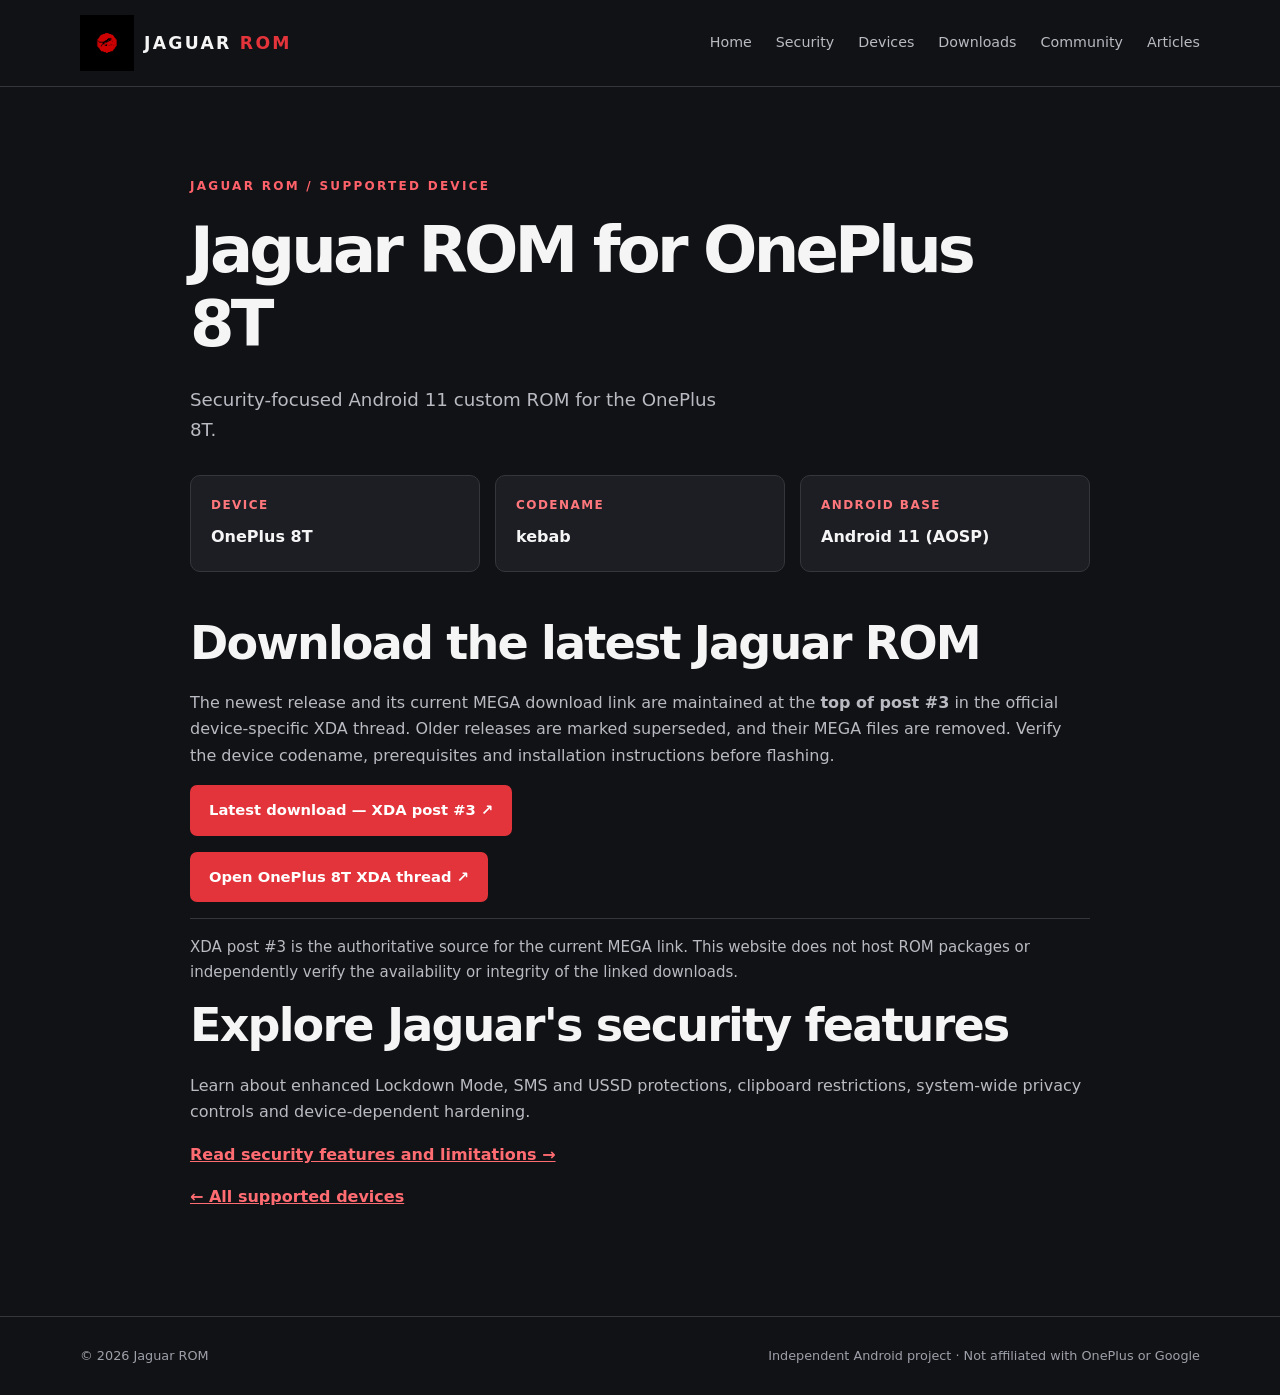
<file: devices/oneplus-8t/index.html>
<!doctype html><html lang="en"><head><meta charset="utf-8"><meta name="viewport" content="width=device-width,initial-scale=1"><meta name="theme-color" content="#111215"><title>Jaguar ROM for OnePlus 8T | Android 11 Security ROM</title><meta name="description" content="Jaguar ROM for OnePlus 8T (kebab): security-focused Android 11 custom ROM. Find the official XDA release discussion, download and installation guidance."><link rel="canonical" href="https://optimumpr.github.io/jaguar-rom/devices/oneplus-8t/"><meta property="og:type" content="website"><meta property="og:title" content="Jaguar ROM for OnePlus 8T | Android 11 Security ROM"><meta property="og:description" content="Jaguar ROM for OnePlus 8T (kebab): security-focused Android 11 custom ROM. Find the official XDA release discussion, download and installation guidance."><meta property="og:url" content="https://optimumpr.github.io/jaguar-rom/devices/oneplus-8t/"><meta property="og:image" content="https://optimumpr.github.io/jaguar-rom/assets/jaguar-color.png"><link rel="icon" href="../../assets/jaguar-logo.png"><link rel="stylesheet" href="../../assets/style.css"></head><body><a class="skip-link" href="#main">Skip to content</a><header class="site-header"><div class="wrap nav-bar"><a class="brand" href="../../" aria-label="Jaguar ROM home"><img src="../../assets/jaguar-logo.png" alt="" width="54" height="57"><span>JAGUAR <b>ROM</b></span></a><nav aria-label="Main navigation"><a href="../../">Home</a><a href="../../features/">Security</a><a href="../../devices/">Devices</a><a href="../../#downloads">Downloads</a><a href="../../#community">Community</a><a href="../../articles/">Articles</a></nav></div></header><main id="main"><section class="section"><div class="wrap detail-wrap"><p class="eyebrow">JAGUAR ROM / SUPPORTED DEVICE</p><h1 class="detail-title">Jaguar ROM for OnePlus 8T</h1><p class="lead">Security-focused Android 11 custom ROM for the OnePlus 8T.</p><div class="device-facts"><div><span>DEVICE</span><strong>OnePlus 8T</strong></div><div><span>CODENAME</span><strong>kebab</strong></div><div><span>ANDROID BASE</span><strong>Android 11 (AOSP)</strong></div></div><h2>Download the latest Jaguar ROM</h2><p>The newest release and its current MEGA download link are maintained at the <strong>top of post #3</strong> in the official device-specific XDA thread. Older releases are marked superseded, and their MEGA files are removed. Verify the device codename, prerequisites and installation instructions before flashing.</p><p><a class="button primary" href="https://xdaforums.com/t/rom-11-jaguar-oneplus-8t-official-v73-updated-october-12-2026.4343431/#post-85733803" rel="noopener noreferrer">Latest download — XDA post #3 ↗</a></p><p><a class="button primary" href="https://xdaforums.com/t/rom-11-jaguar-oneplus-8t-official-v73-updated-october-12-2026.4343431/" rel="noopener noreferrer">Open OnePlus 8T XDA thread ↗</a></p><p class="detail-note">XDA post #3 is the authoritative source for the current MEGA link. This website does not host ROM packages or independently verify the availability or integrity of the linked downloads.</p><h2>Explore Jaguar's security features</h2><p>Learn about enhanced Lockdown Mode, SMS and USSD protections, clipboard restrictions, system-wide privacy controls and device-dependent hardening.</p><p><a class="text-link" href="../../features/">Read security features and limitations →</a></p><p><a class="text-link" href="../">← All supported devices</a></p></div></section></main><footer><div class="wrap footer-row"><span>© 2026 Jaguar ROM</span><span>Independent Android project · Not affiliated with OnePlus or Google</span></div></footer></body></html>
</file>
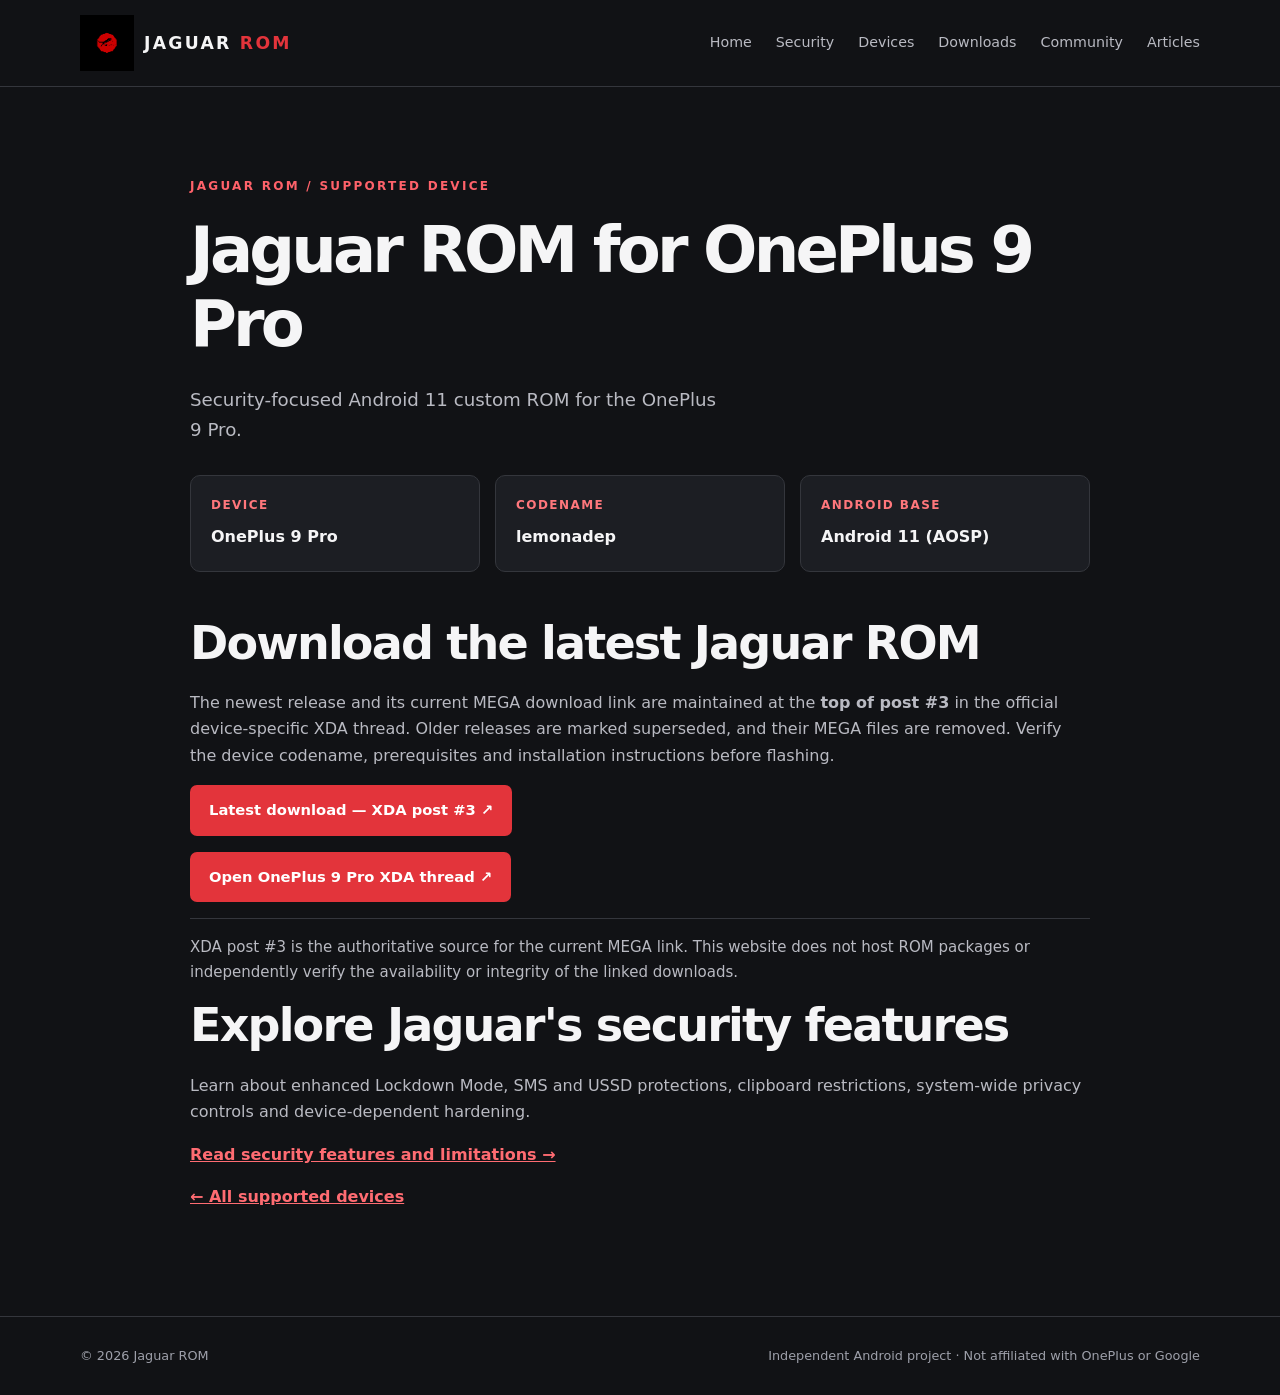
<file: devices/oneplus-9-pro/index.html>
<!doctype html><html lang="en"><head><meta charset="utf-8"><meta name="viewport" content="width=device-width,initial-scale=1"><meta name="theme-color" content="#111215"><title>Jaguar ROM for OnePlus 9 Pro | Android 11 Security ROM</title><meta name="description" content="Jaguar ROM for OnePlus 9 Pro (lemonadep): security-focused Android 11 custom ROM. Find the official XDA release discussion, download and installation guidance."><link rel="canonical" href="https://optimumpr.github.io/jaguar-rom/devices/oneplus-9-pro/"><meta property="og:type" content="website"><meta property="og:title" content="Jaguar ROM for OnePlus 9 Pro | Android 11 Security ROM"><meta property="og:description" content="Jaguar ROM for OnePlus 9 Pro (lemonadep): security-focused Android 11 custom ROM. Find the official XDA release discussion, download and installation guidance."><meta property="og:url" content="https://optimumpr.github.io/jaguar-rom/devices/oneplus-9-pro/"><meta property="og:image" content="https://optimumpr.github.io/jaguar-rom/assets/jaguar-color.png"><link rel="icon" href="../../assets/jaguar-logo.png"><link rel="stylesheet" href="../../assets/style.css"></head><body><a class="skip-link" href="#main">Skip to content</a><header class="site-header"><div class="wrap nav-bar"><a class="brand" href="../../" aria-label="Jaguar ROM home"><img src="../../assets/jaguar-logo.png" alt="" width="54" height="57"><span>JAGUAR <b>ROM</b></span></a><nav aria-label="Main navigation"><a href="../../">Home</a><a href="../../features/">Security</a><a href="../../devices/">Devices</a><a href="../../#downloads">Downloads</a><a href="../../#community">Community</a><a href="../../articles/">Articles</a></nav></div></header><main id="main"><section class="section"><div class="wrap detail-wrap"><p class="eyebrow">JAGUAR ROM / SUPPORTED DEVICE</p><h1 class="detail-title">Jaguar ROM for OnePlus 9 Pro</h1><p class="lead">Security-focused Android 11 custom ROM for the OnePlus 9 Pro.</p><div class="device-facts"><div><span>DEVICE</span><strong>OnePlus 9 Pro</strong></div><div><span>CODENAME</span><strong>lemonadep</strong></div><div><span>ANDROID BASE</span><strong>Android 11 (AOSP)</strong></div></div><h2>Download the latest Jaguar ROM</h2><p>The newest release and its current MEGA download link are maintained at the <strong>top of post #3</strong> in the official device-specific XDA thread. Older releases are marked superseded, and their MEGA files are removed. Verify the device codename, prerequisites and installation instructions before flashing.</p><p><a class="button primary" href="https://xdaforums.com/t/rom-11-jaguar-oneplus-9-pro-official-v73-updated-october-12-2026.4394057/#post-86322605" rel="noopener noreferrer">Latest download — XDA post #3 ↗</a></p><p><a class="button primary" href="https://xdaforums.com/t/rom-11-jaguar-oneplus-9-pro-official-v73-updated-october-12-2026.4394057/" rel="noopener noreferrer">Open OnePlus 9 Pro XDA thread ↗</a></p><p class="detail-note">XDA post #3 is the authoritative source for the current MEGA link. This website does not host ROM packages or independently verify the availability or integrity of the linked downloads.</p><h2>Explore Jaguar's security features</h2><p>Learn about enhanced Lockdown Mode, SMS and USSD protections, clipboard restrictions, system-wide privacy controls and device-dependent hardening.</p><p><a class="text-link" href="../../features/">Read security features and limitations →</a></p><p><a class="text-link" href="../">← All supported devices</a></p></div></section></main><footer><div class="wrap footer-row"><span>© 2026 Jaguar ROM</span><span>Independent Android project · Not affiliated with OnePlus or Google</span></div></footer></body></html>
</file>
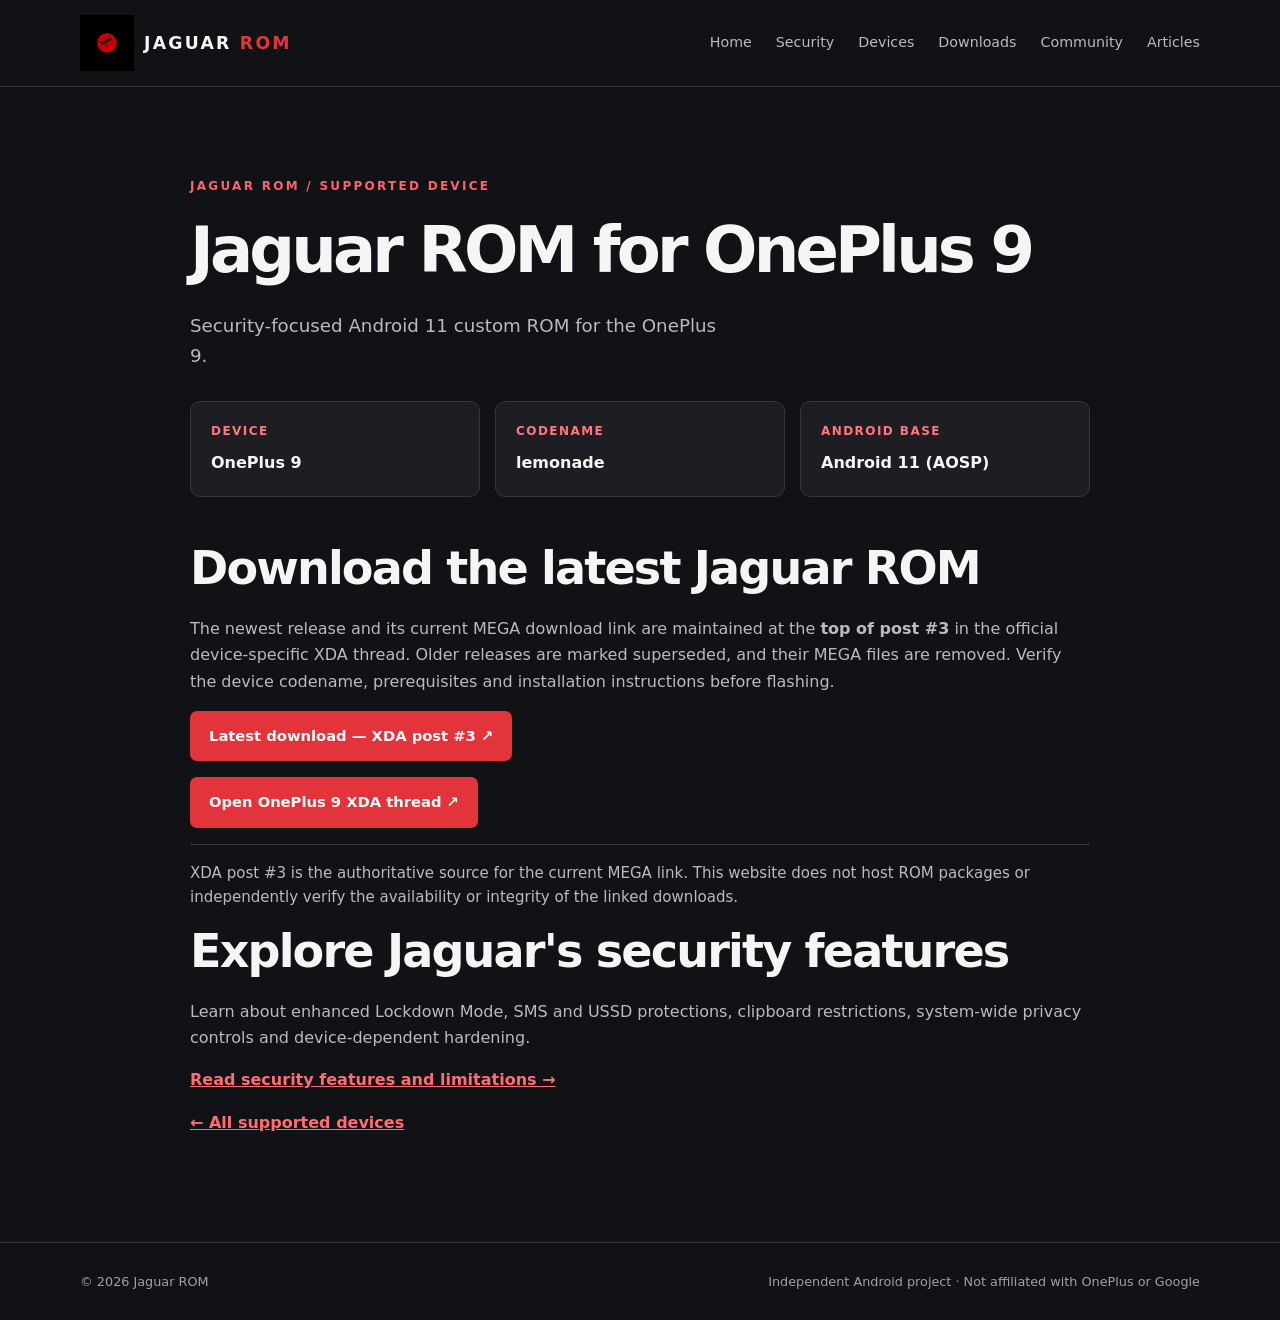
<file: devices/oneplus-9/index.html>
<!doctype html><html lang="en"><head><meta charset="utf-8"><meta name="viewport" content="width=device-width,initial-scale=1"><meta name="theme-color" content="#111215"><title>Jaguar ROM for OnePlus 9 | Android 11 Security ROM</title><meta name="description" content="Jaguar ROM for OnePlus 9 (lemonade): security-focused Android 11 custom ROM. Find the official XDA release discussion, download and installation guidance."><link rel="canonical" href="https://optimumpr.github.io/jaguar-rom/devices/oneplus-9/"><meta property="og:type" content="website"><meta property="og:title" content="Jaguar ROM for OnePlus 9 | Android 11 Security ROM"><meta property="og:description" content="Jaguar ROM for OnePlus 9 (lemonade): security-focused Android 11 custom ROM. Find the official XDA release discussion, download and installation guidance."><meta property="og:url" content="https://optimumpr.github.io/jaguar-rom/devices/oneplus-9/"><meta property="og:image" content="https://optimumpr.github.io/jaguar-rom/assets/jaguar-color.png"><link rel="icon" href="../../assets/jaguar-logo.png"><link rel="stylesheet" href="../../assets/style.css"></head><body><a class="skip-link" href="#main">Skip to content</a><header class="site-header"><div class="wrap nav-bar"><a class="brand" href="../../" aria-label="Jaguar ROM home"><img src="../../assets/jaguar-logo.png" alt="" width="54" height="57"><span>JAGUAR <b>ROM</b></span></a><nav aria-label="Main navigation"><a href="../../">Home</a><a href="../../features/">Security</a><a href="../../devices/">Devices</a><a href="../../#downloads">Downloads</a><a href="../../#community">Community</a><a href="../../articles/">Articles</a></nav></div></header><main id="main"><section class="section"><div class="wrap detail-wrap"><p class="eyebrow">JAGUAR ROM / SUPPORTED DEVICE</p><h1 class="detail-title">Jaguar ROM for OnePlus 9</h1><p class="lead">Security-focused Android 11 custom ROM for the OnePlus 9.</p><div class="device-facts"><div><span>DEVICE</span><strong>OnePlus 9</strong></div><div><span>CODENAME</span><strong>lemonade</strong></div><div><span>ANDROID BASE</span><strong>Android 11 (AOSP)</strong></div></div><h2>Download the latest Jaguar ROM</h2><p>The newest release and its current MEGA download link are maintained at the <strong>top of post #3</strong> in the official device-specific XDA thread. Older releases are marked superseded, and their MEGA files are removed. Verify the device codename, prerequisites and installation instructions before flashing.</p><p><a class="button primary" href="https://xdaforums.com/t/rom-11-jaguar-oneplus-9-official-v73-updated-october-12-2026.4399187/#post-86381987" rel="noopener noreferrer">Latest download — XDA post #3 ↗</a></p><p><a class="button primary" href="https://xdaforums.com/t/rom-11-jaguar-oneplus-9-official-v73-updated-october-12-2026.4399187/" rel="noopener noreferrer">Open OnePlus 9 XDA thread ↗</a></p><p class="detail-note">XDA post #3 is the authoritative source for the current MEGA link. This website does not host ROM packages or independently verify the availability or integrity of the linked downloads.</p><h2>Explore Jaguar's security features</h2><p>Learn about enhanced Lockdown Mode, SMS and USSD protections, clipboard restrictions, system-wide privacy controls and device-dependent hardening.</p><p><a class="text-link" href="../../features/">Read security features and limitations →</a></p><p><a class="text-link" href="../">← All supported devices</a></p></div></section></main><footer><div class="wrap footer-row"><span>© 2026 Jaguar ROM</span><span>Independent Android project · Not affiliated with OnePlus or Google</span></div></footer></body></html>
</file>
<file: assets/style.css>
:root{color-scheme:dark;--bg:#111215;--panel:#1c1e23;--muted:#17191d;--line:#34363c;--text:#f5f5f6;--sub:#b9bac2;--red:#e3343b}*{box-sizing:border-box}html{scroll-behavior:smooth}body{margin:0;background:var(--bg);color:var(--text);font:16px/1.65 system-ui,-apple-system,Segoe UI,Roboto,sans-serif}a{color:inherit}a:focus-visible{outline:3px solid #ff7075;outline-offset:4px}.wrap{width:min(1120px,calc(100% - 44px));margin:auto}.skip-link{position:absolute;top:-100px;left:12px;padding:10px;background:#fff;color:#111;z-index:20}.skip-link:focus{top:12px}.site-header{position:relative;z-index:5;border-bottom:1px solid var(--line);background:#111215}.nav-bar{display:flex;align-items:center;justify-content:space-between;gap:24px;min-height:86px}.brand{display:flex;align-items:center;gap:10px;text-decoration:none;font-size:1.08rem;font-weight:800;letter-spacing:.13em;white-space:nowrap}.brand img{object-fit:contain}.brand b{color:var(--red)}nav{display:flex;gap:24px;flex-wrap:wrap}nav a{font-size:.89rem;color:var(--sub);text-decoration:none}nav a:hover,.text-link:hover{color:#ff777c}.hero{overflow:hidden;background:radial-gradient(ellipse at 75% 55%,#3a1a1d 0%,#17171a 44%,#111215 75%)}.hero-grid{display:grid;grid-template-columns:1fr 1.05fr;align-items:center;gap:28px;min-height:600px}.hero-copy{padding:80px 0}.eyebrow{color:#ff626a;font-weight:800;font-size:.75rem;letter-spacing:.19em;margin:0 0 16px}h1,h2,h3{line-height:1.16}h1{font-size:clamp(3.2rem,6vw,5.5rem);letter-spacing:-.06em;margin:0 0 24px}h1 em{font-style:normal;color:#ff525a}h2{font-size:clamp(2rem,3.6vw,3.1rem);letter-spacing:-.04em;margin:0 0 20px;max-width:780px}h3{font-size:1.25rem;margin:12px 0}.lead{font-size:1.14rem;color:#d0d0d5;max-width:530px}.fine{font-size:.8rem;color:#9ea0aa;line-height:1.6}.actions{display:flex;flex-wrap:wrap;gap:12px;margin:32px 0}.button{display:inline-flex;gap:15px;align-items:center;padding:13px 19px;border-radius:7px;text-decoration:none;font-weight:750;font-size:.92rem}.primary{background:var(--red);color:#fff}.primary:hover{background:#fb4d55}.secondary{border:1px solid #5b5c64}.secondary:hover{background:#24262b}.hero-art img{display:block;width:115%;max-width:none;height:auto;filter:drop-shadow(0 22px 40px #0007)}.section{padding:90px 0;scroll-margin-top:20px}.section-intro{color:var(--sub);max-width:720px;margin:0 0 32px}.feature-grid{display:grid;grid-template-columns:repeat(2,1fr);gap:18px}.feature{padding:30px;border:1px solid var(--line);border-radius:12px;background:linear-gradient(140deg,#222329,#18191d)}.feature p,.split p{color:var(--sub)}.feature-num{font-size:.73rem;color:#ff747b;font-weight:750;letter-spacing:.12em}.muted{background:var(--muted);border-block:1px solid #27282c}.device-list{display:flex;flex-wrap:wrap;gap:12px}.device-list span{border:1px solid #51515a;border-radius:999px;padding:10px 18px;background:#222329}.split{display:grid;grid-template-columns:1fr 1fr;gap:80px;align-items:start}.info-panel{padding:28px;border:1px solid var(--line);border-radius:12px;background:var(--panel)}.info-panel h3{margin-top:0}.text-link{color:#ff6c72;font-weight:700}.community-links{display:grid;grid-template-columns:repeat(2,1fr);gap:15px;max-width:760px}.community-links a{display:flex;justify-content:space-between;padding:22px;background:var(--panel);border:1px solid var(--line);border-radius:10px;text-decoration:none;font-weight:700}.community-links a:hover{border-color:var(--red)}footer{border-top:1px solid var(--line);padding:28px 0;color:#9ea0aa;font-size:.8rem}.footer-row{display:flex;justify-content:space-between;gap:20px;flex-wrap:wrap}@media(max-width:800px){.nav-bar{align-items:flex-start;flex-direction:column;padding:14px 0}nav{gap:10px 18px;padding-bottom:10px}.hero-grid{grid-template-columns:1fr;gap:0}.hero-copy{padding:70px 0 20px}.hero-art img{width:100%;max-width:650px;margin:0 auto 30px}.split{grid-template-columns:1fr;gap:20px}.section{padding:65px 0}}@media(max-width:540px){.wrap{width:min(100% - 32px,1120px)}.feature-grid,.community-links{grid-template-columns:1fr}.feature{padding:23px}h1{font-size:3.3rem}nav a{font-size:.83rem}.hero-copy{padding-top:54px}}@media(prefers-reduced-motion:reduce){html{scroll-behavior:auto}}

/* Batch 2: security feature detail page */
.detail-wrap{max-width:900px}
.detail-title{font-size:clamp(2.5rem,5vw,4.4rem);max-width:850px}
.detail-wrap>p:not(.eyebrow),.detail-wrap li{color:var(--sub)}
.detail-wrap h2{max-width:850px}
.notice{margin-top:32px;border-left:4px solid var(--red);padding:20px 24px;background:#231b20;color:#e8e2e5;border-radius:0 8px 8px 0}
.detail-list{padding-left:24px;line-height:1.85}
.detail-list li{margin-bottom:12px}
.detail-list strong{color:var(--text)}
.detail-note{border-top:1px solid var(--line);padding-top:16px;font-size:.94rem}
.detail-cards{display:grid;grid-template-columns:repeat(3,minmax(0,1fr));gap:16px;margin:26px 0}
.detail-cards article{padding:22px;background:var(--panel);border:1px solid var(--line);border-radius:10px}
.detail-cards h3{margin-top:0}
.detail-cards p{color:var(--sub)}
.feature-more{margin-top:28px}
@media(max-width:700px){.detail-cards{grid-template-columns:1fr}.detail-wrap{max-width:100%}}

/* Batch 3: device directory and detail pages */
.device-list a{border:1px solid #51515a;border-radius:999px;padding:10px 18px;background:#222329;text-decoration:none}.device-list a:hover{border-color:var(--red);color:#fff}
.device-card-grid{display:grid;grid-template-columns:repeat(3,minmax(0,1fr));gap:18px;margin:35px 0}.device-card{display:flex;flex-direction:column;gap:9px;padding:25px;border:1px solid var(--line);border-radius:12px;background:var(--panel);text-decoration:none}.device-card:hover{border-color:var(--red)}.device-card strong{font-size:1.25rem}.device-card span{color:var(--sub);font-size:.91rem}.device-card .device-card-action{color:#ff777c;font-weight:700;margin-top:12px}.device-facts{display:grid;grid-template-columns:repeat(3,1fr);gap:15px;margin:30px 0 45px}.device-facts>div{padding:20px;border:1px solid var(--line);border-radius:10px;background:var(--panel)}.device-facts span{display:block;color:#ff777c;font-size:.75rem;font-weight:800;letter-spacing:.12em}.device-facts strong{display:block;margin-top:8px;overflow-wrap:anywhere}
@media(max-width:800px){.device-card-grid{grid-template-columns:repeat(2,minmax(0,1fr))}}@media(max-width:540px){.device-card-grid,.device-facts{grid-template-columns:1fr}}

/* Articles batch */
.article-card-grid{display:grid;grid-template-columns:minmax(0,1fr);gap:20px;margin:34px 0}.article-card{display:block;padding:30px;background:var(--panel);border:1px solid var(--line);border-radius:12px;text-decoration:none}.article-card:hover{border-color:var(--red)}.article-card h2{font-size:clamp(1.55rem,3vw,2.1rem);margin:12px 0}.article-card p,.article-body p{color:var(--sub)}.article-body h2{font-size:clamp(1.55rem,3vw,2.25rem);margin-top:48px}.article-body code{padding:2px 5px;background:#282a30;border-radius:4px}.table-scroll{overflow-x:auto}.article-table{width:100%;border-collapse:collapse;margin:24px 0;min-width:470px}.article-table th,.article-table td{text-align:left;padding:12px 16px;border-bottom:1px solid var(--line)}.article-table th{color:#ff777c;background:var(--panel)}
</file>
